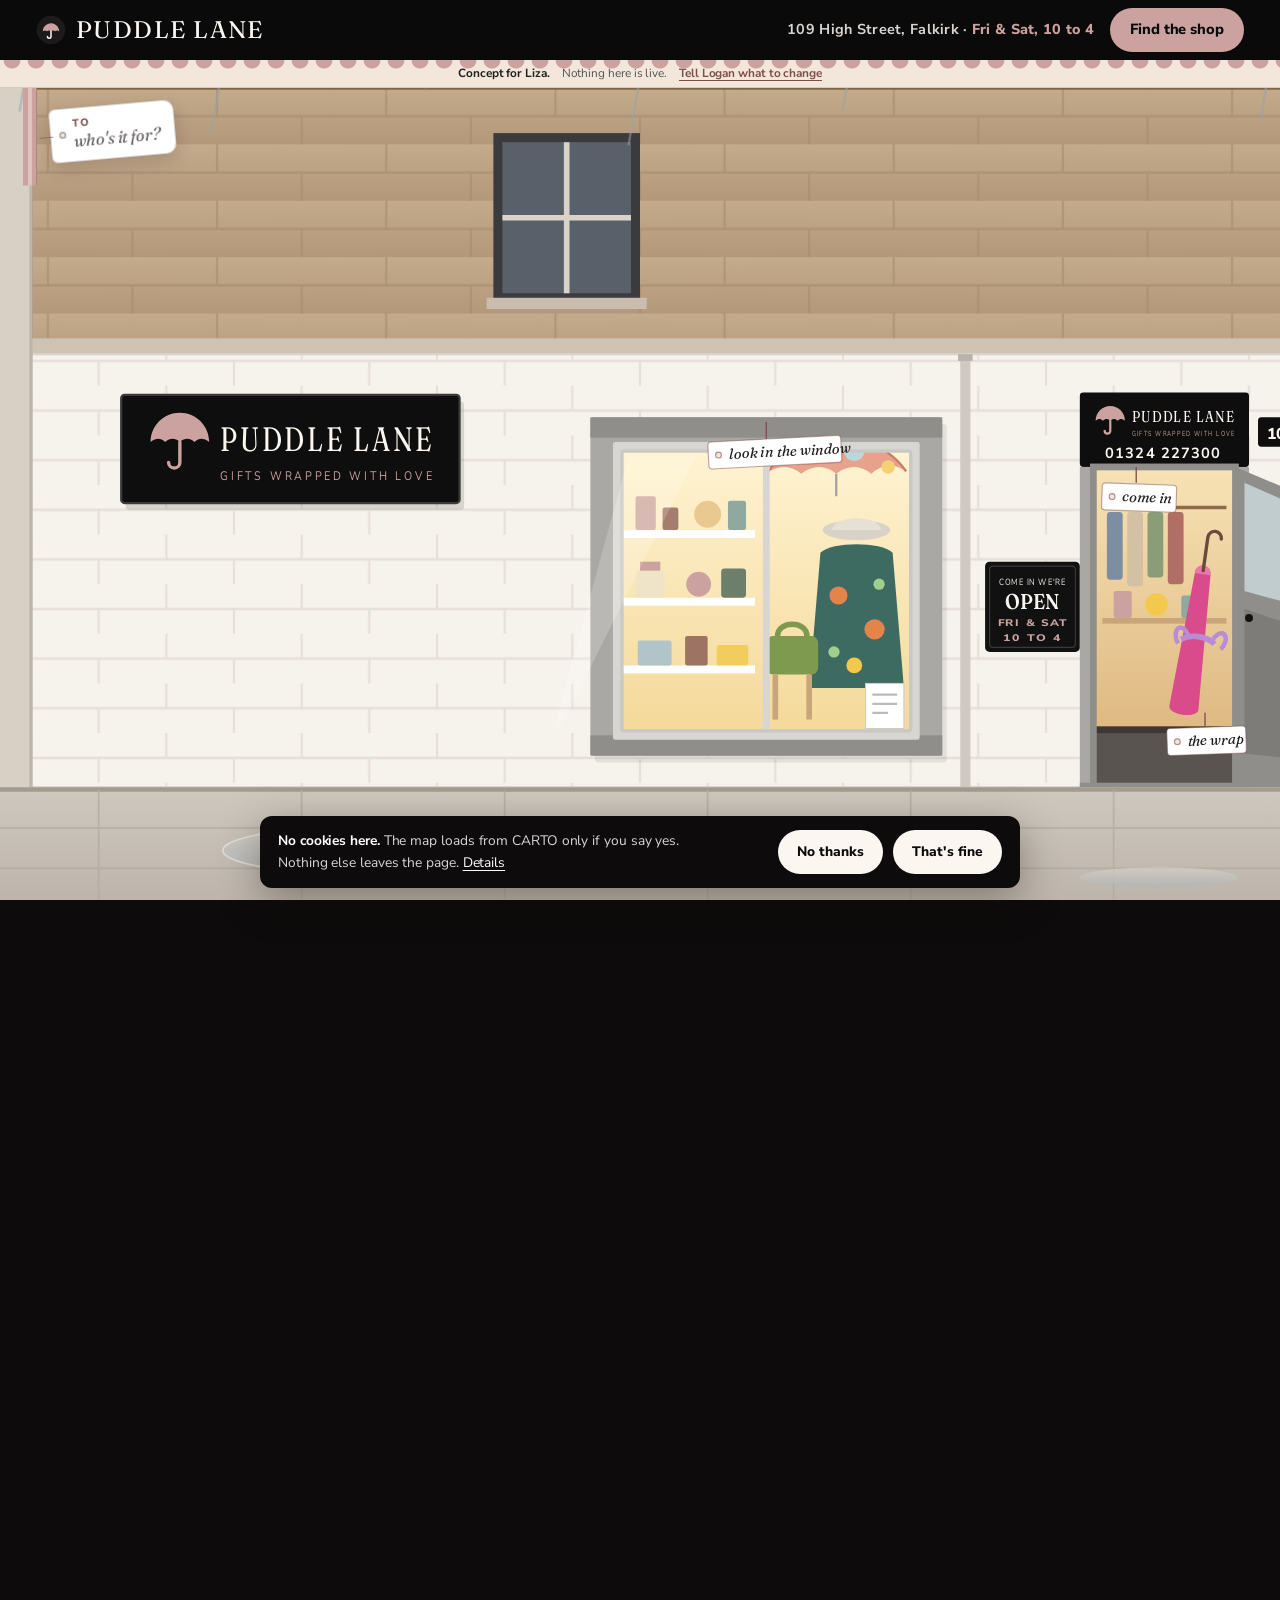
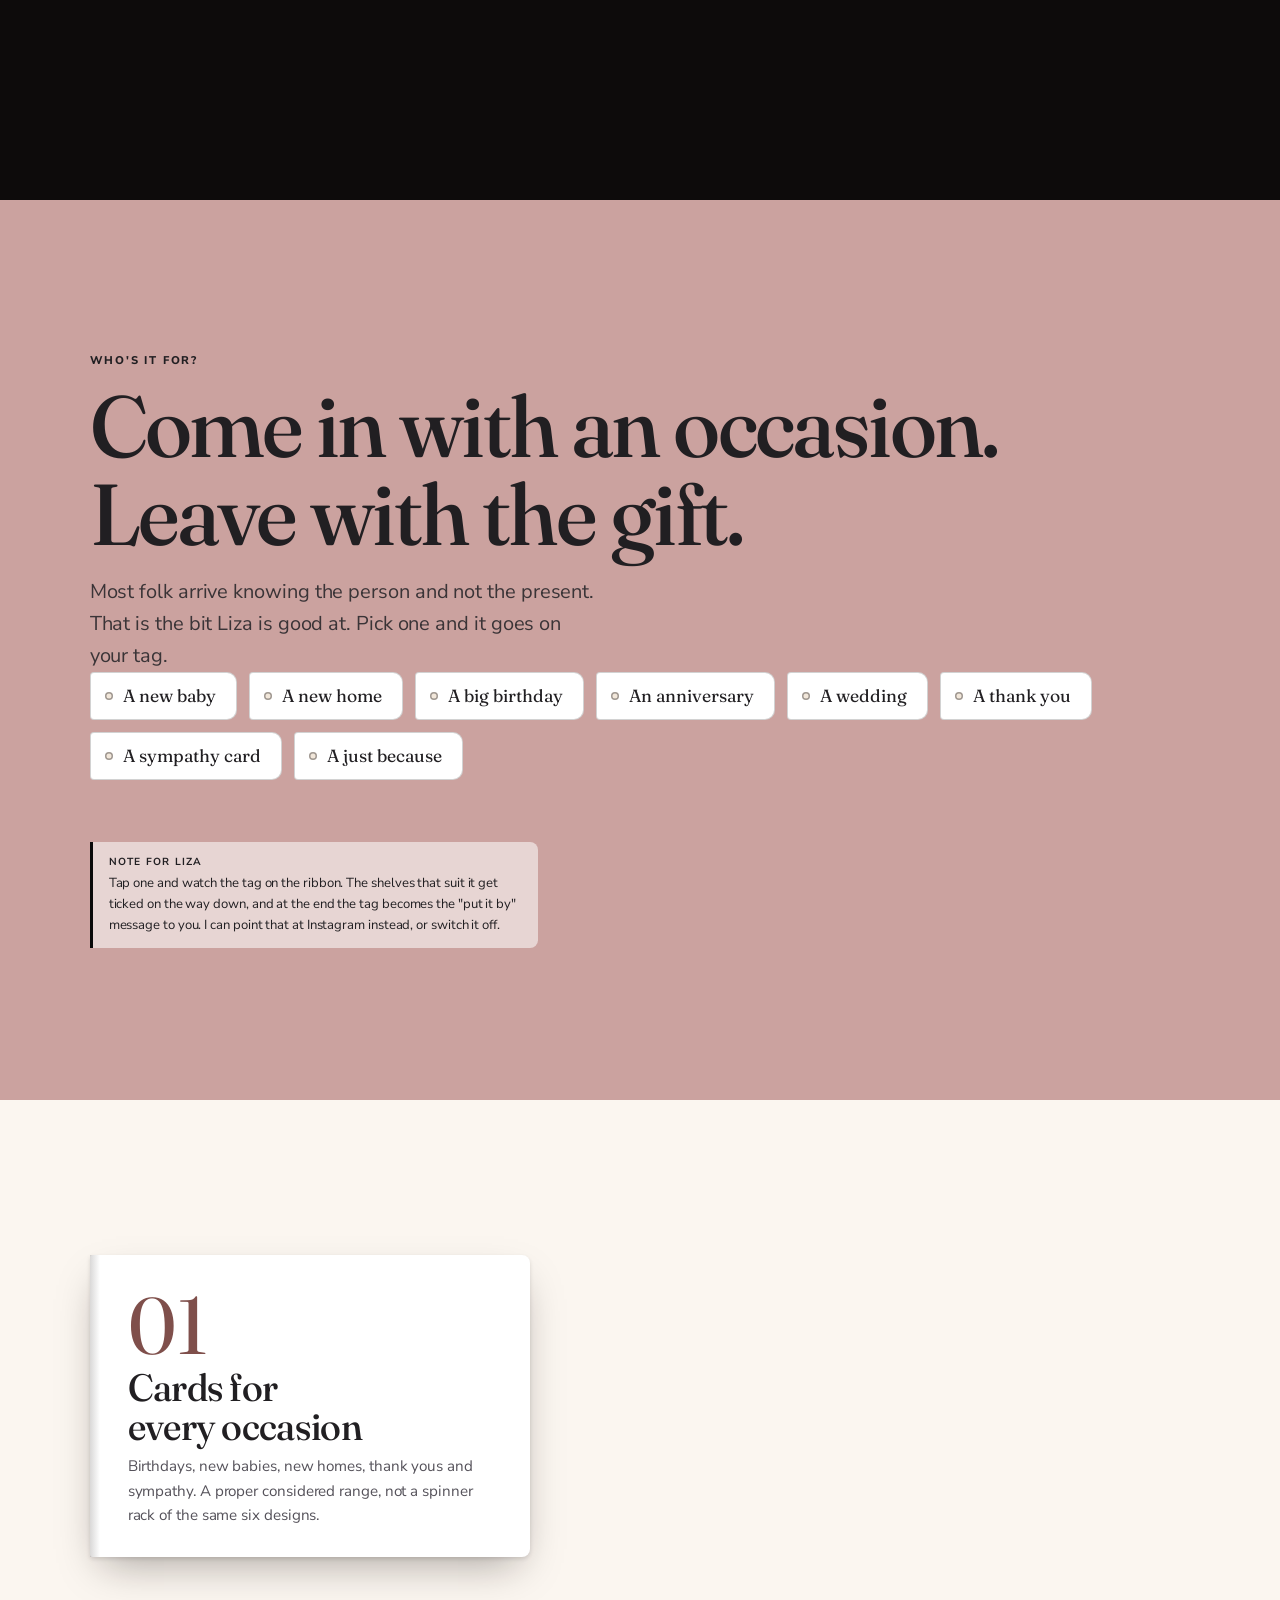
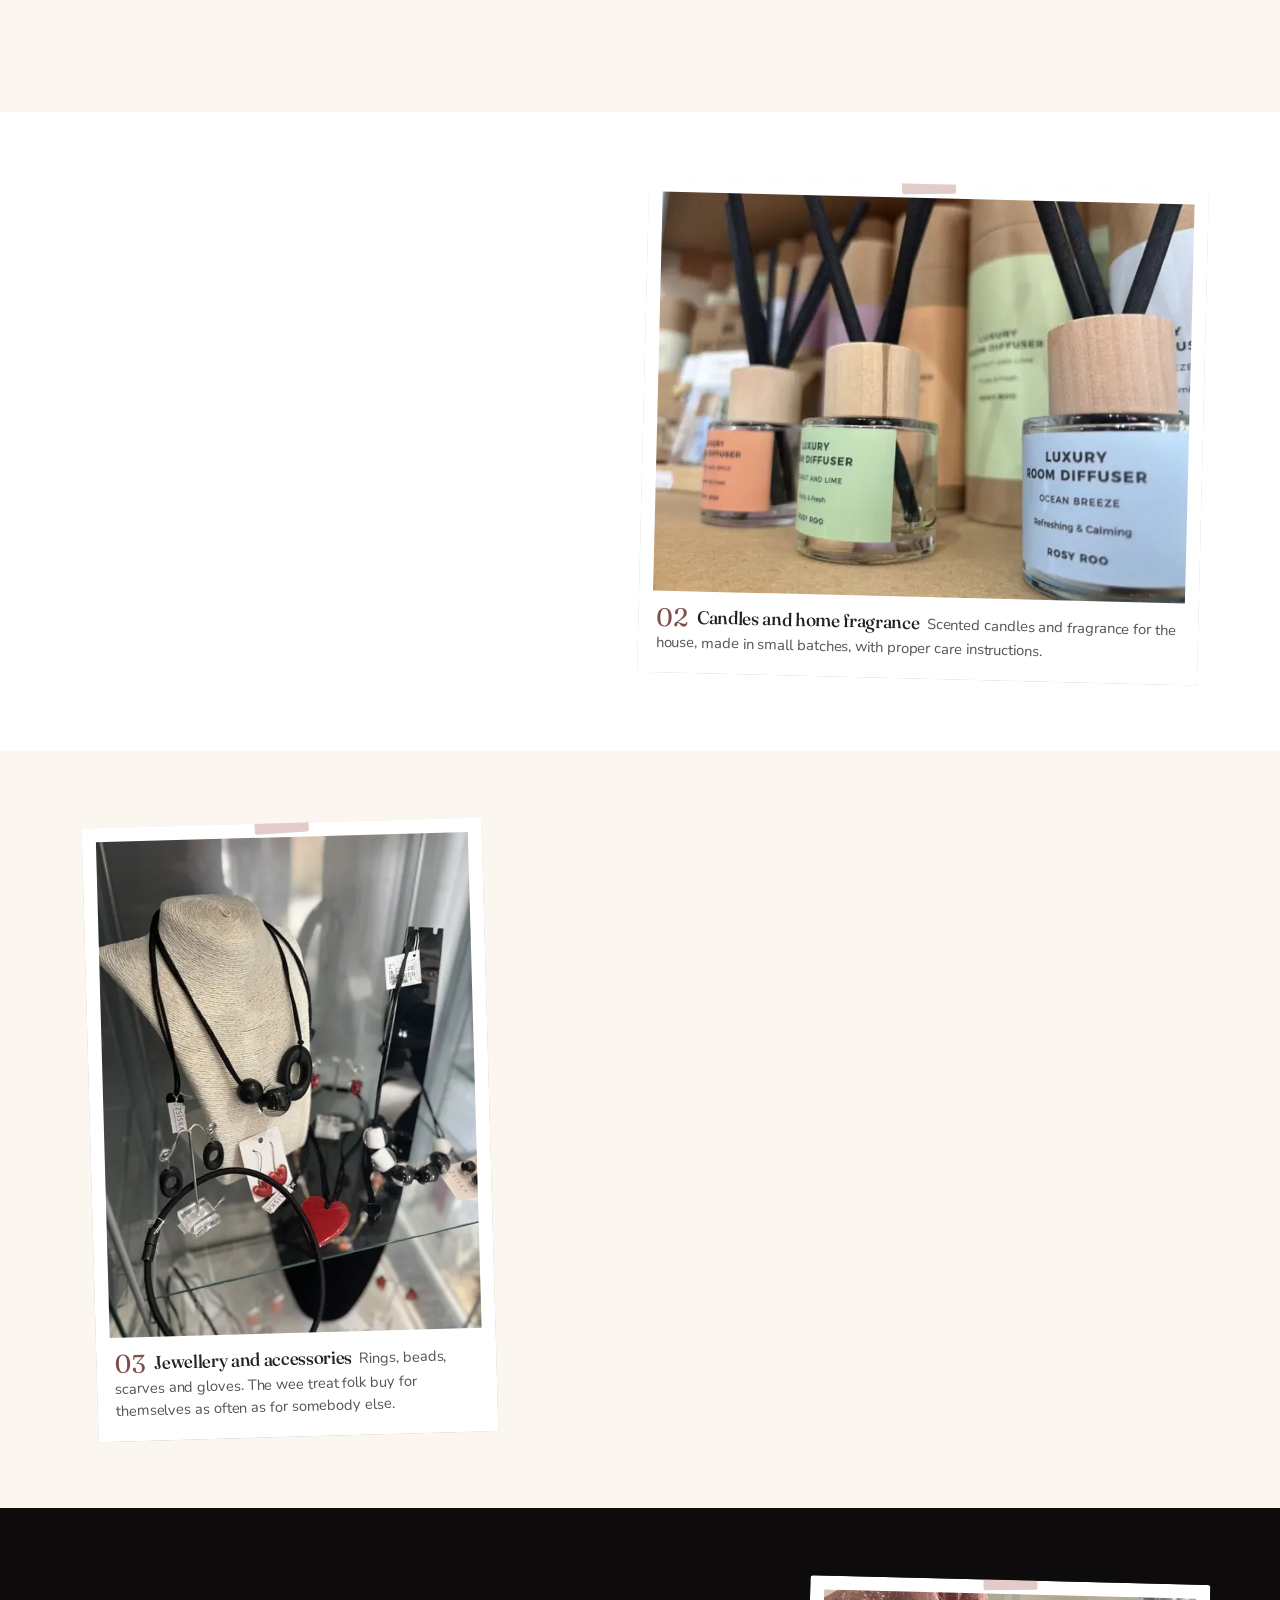
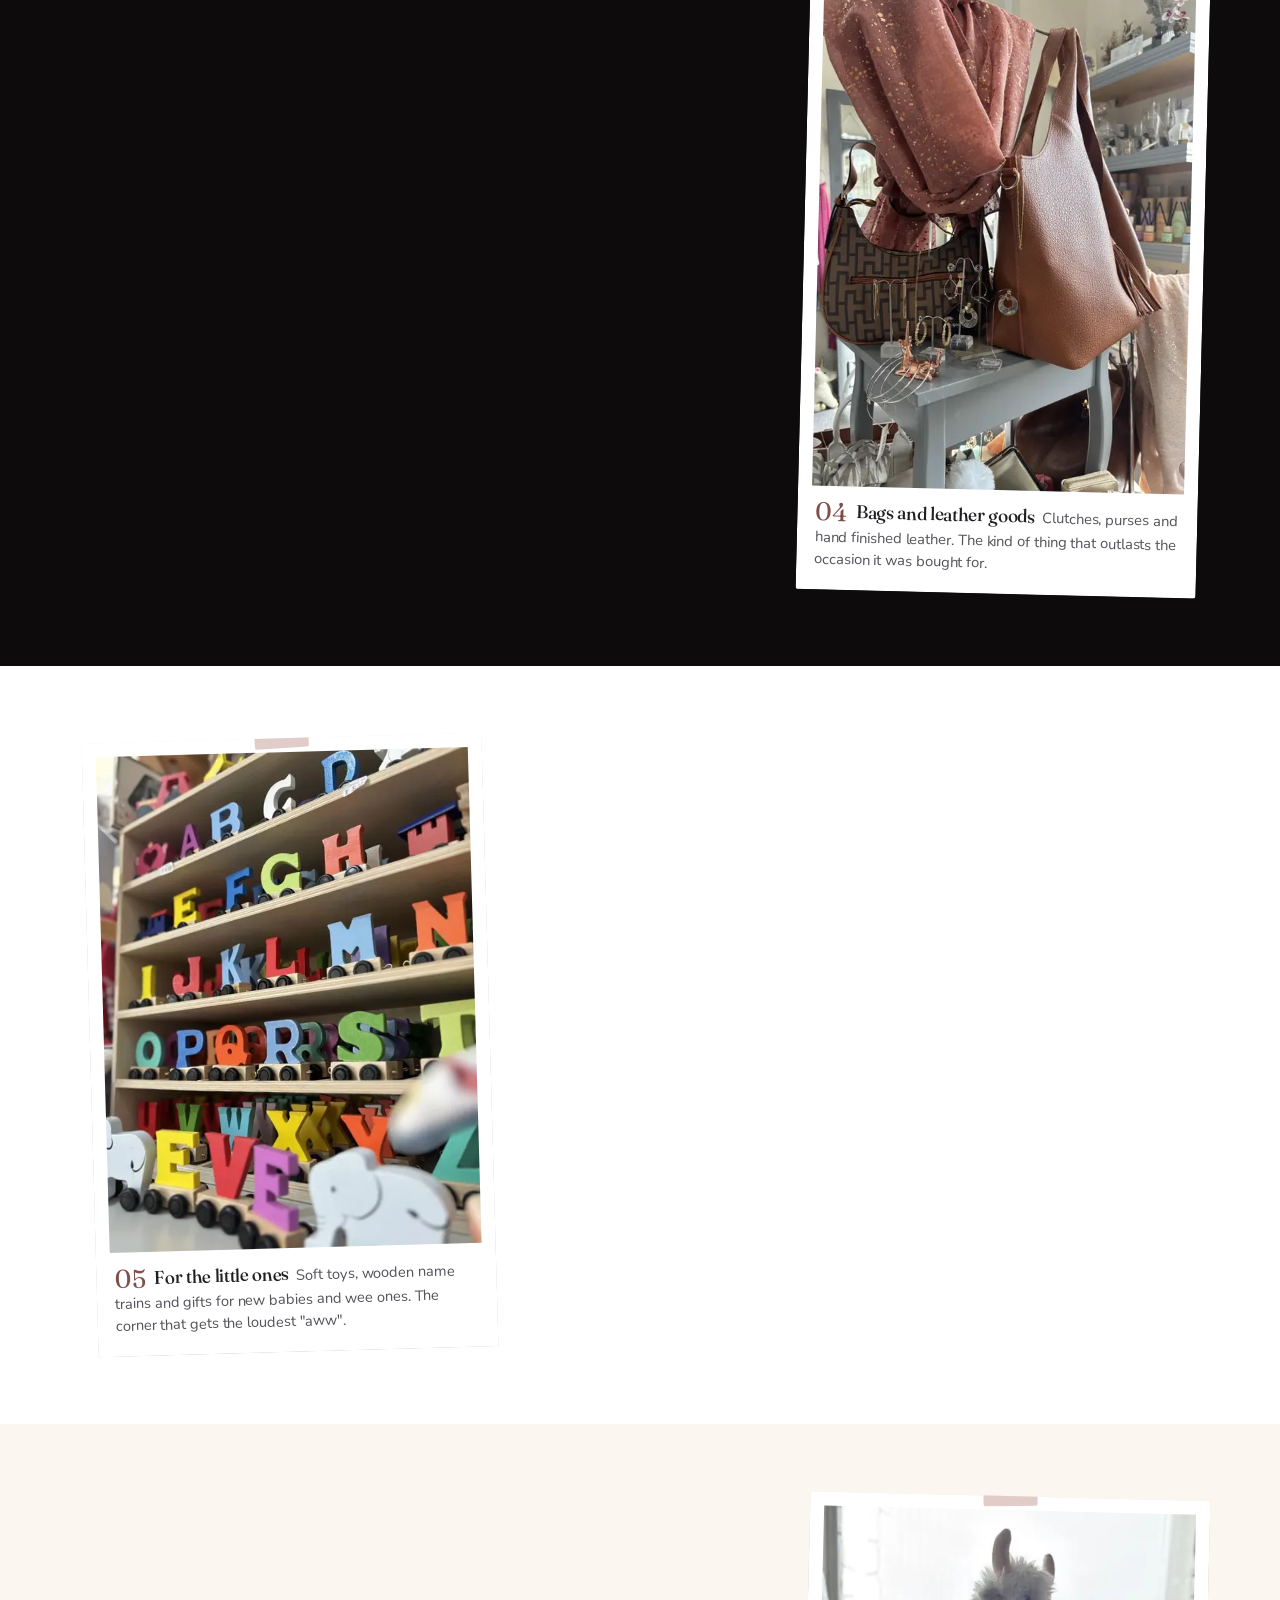
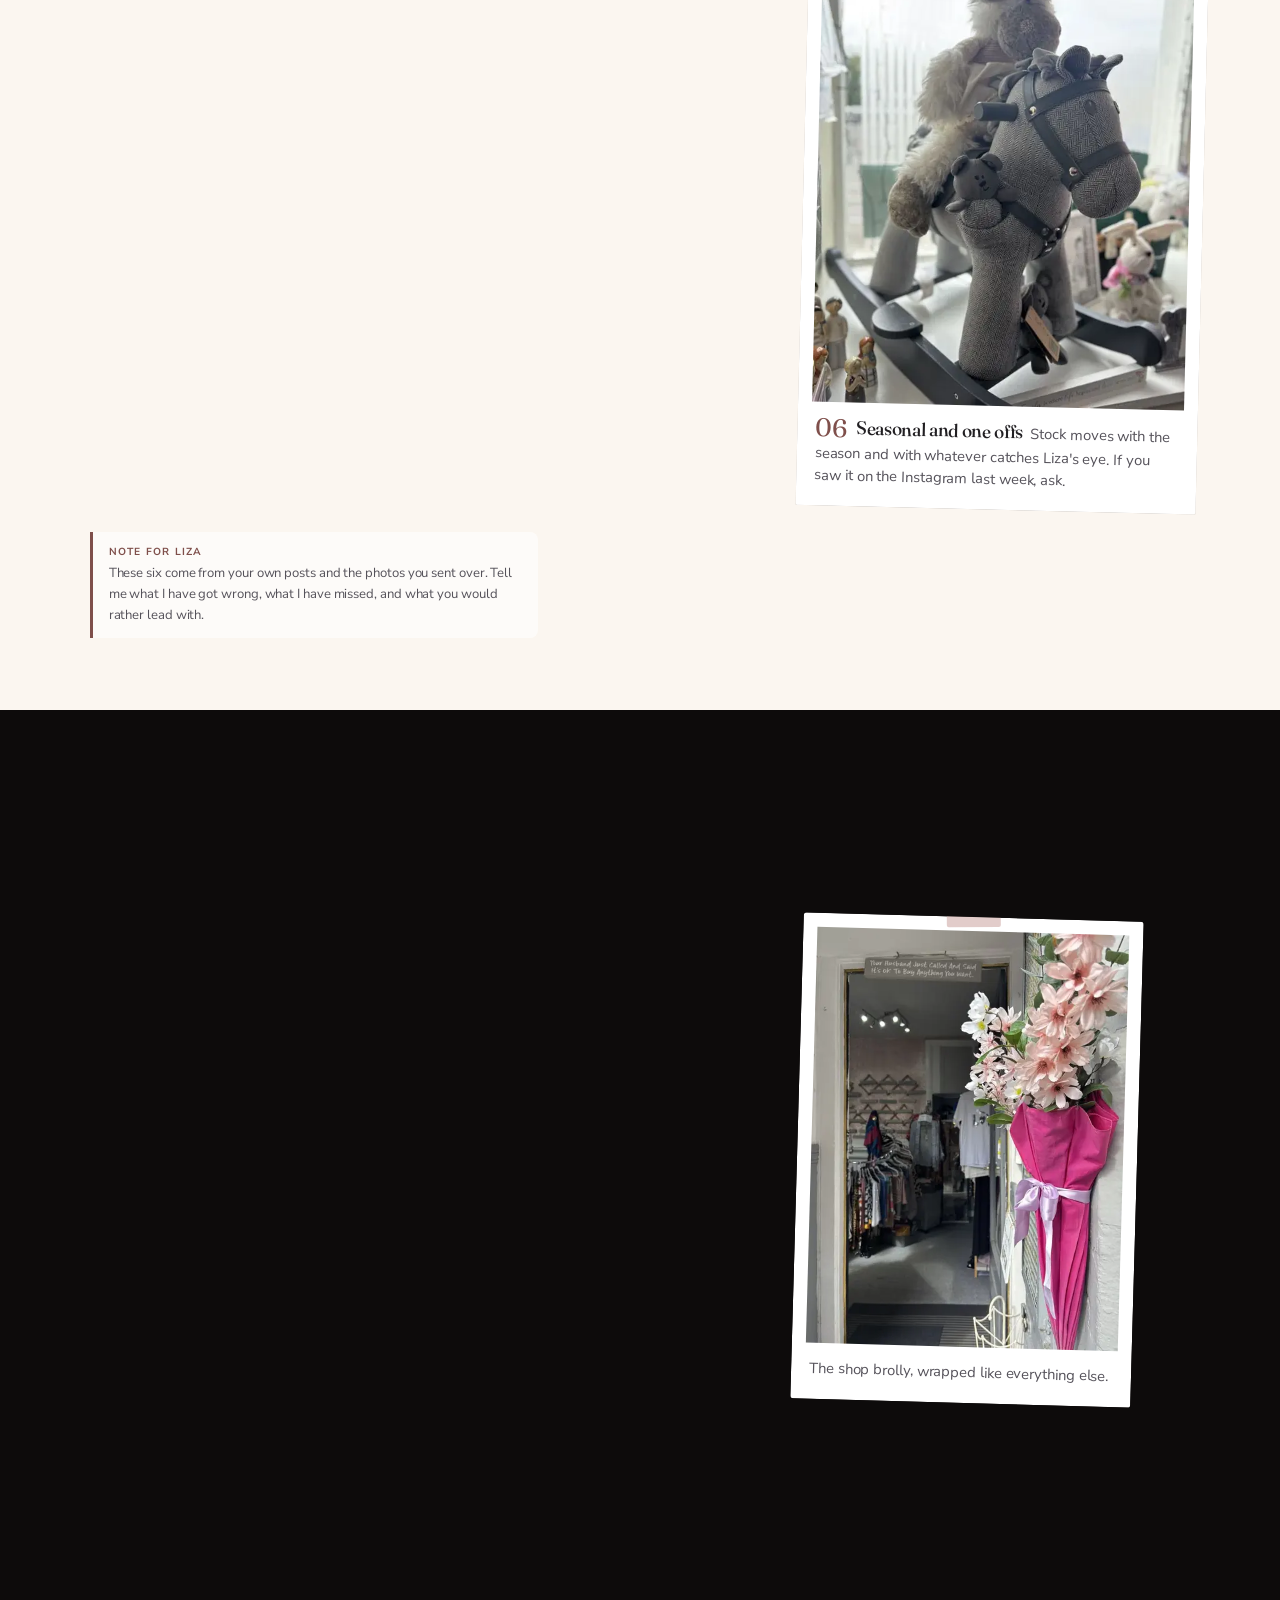
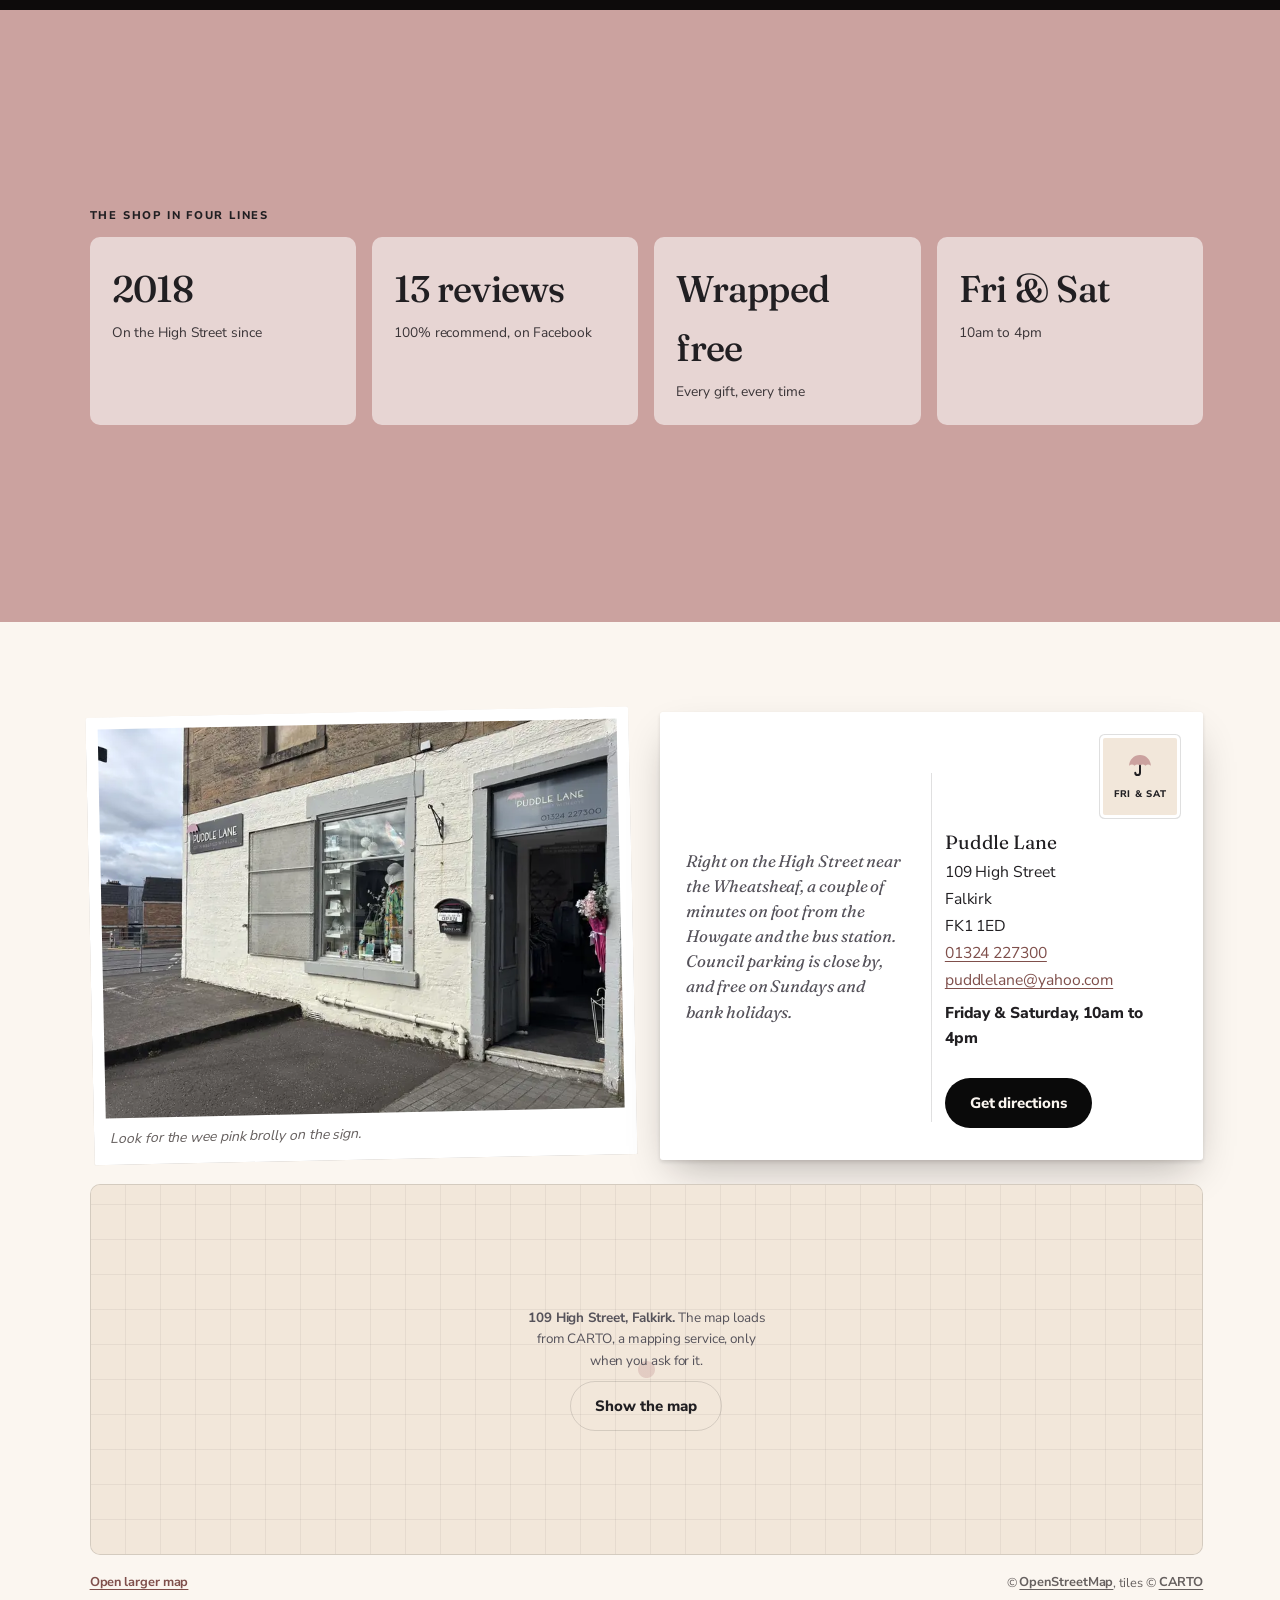
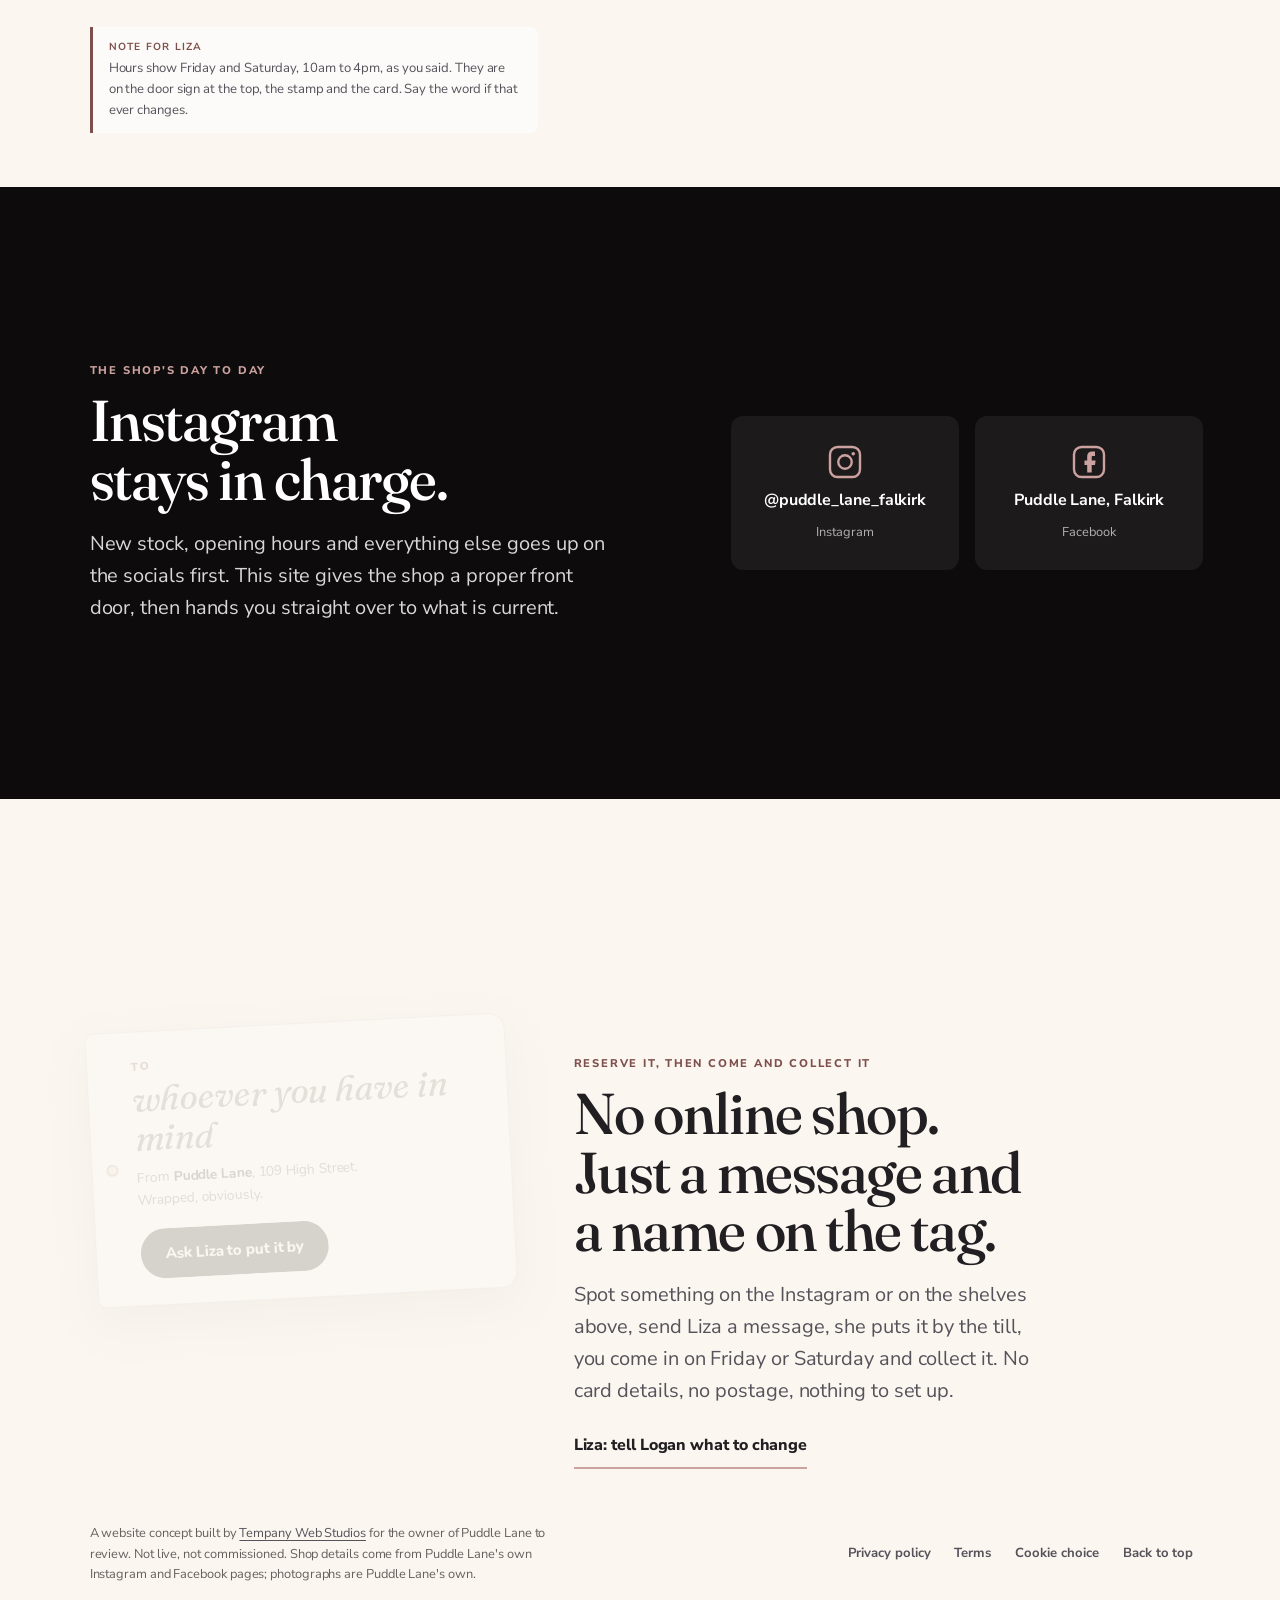
<file: index.html>
<!DOCTYPE html>
<html lang="en-GB">
<head>
<meta charset="UTF-8">
<meta name="viewport" content="width=device-width, initial-scale=1">
<title>Puddle Lane | Independent gift shop, 109 High Street, Falkirk</title>
<meta name="description" content="Cards, candles, jewellery and gifts for every occasion, wrapped free at the counter. Friday and Saturday, 10am to 4pm, under the wee brolly on Falkirk High Street.">
<!-- Concept stage: kept out of search until Liza says go. Remove this line at launch, and flip robots.txt. -->
<meta name="robots" content="noindex, nofollow">
<link rel="canonical" href="https://puddle-lane-review.pages.dev/">
<meta name="theme-color" content="#0a0a0a">
<meta name="tws-storage-prefix" content="pl">

<!-- Link previews: what shows when the address is shared on Facebook, Instagram, WhatsApp or by text. -->
<meta property="og:type" content="website">
<meta property="og:site_name" content="Puddle Lane">
<meta property="og:title" content="Puddle Lane | Gifts wrapped with love, Falkirk High Street">
<meta property="og:description" content="Independent gift boutique at 109 High Street, Falkirk. Cards, candles, jewellery and gifts, every one wrapped before it leaves the counter. Friday and Saturday, 10am to 4pm.">
<meta property="og:image" content="https://puddle-lane-review.pages.dev/share-image.png">
<meta property="og:image:width" content="1200">
<meta property="og:image:height" content="630">
<meta property="og:image:alt" content="The Puddle Lane logo: a pink umbrella over the words Puddle Lane, gifts wrapped with love">
<meta property="og:url" content="https://puddle-lane-review.pages.dev/">
<meta property="og:locale" content="en_GB">
<meta name="twitter:card" content="summary_large_image">
<meta name="twitter:title" content="Puddle Lane | Gifts wrapped with love, Falkirk High Street">
<meta name="twitter:description" content="Independent gift boutique at 109 High Street, Falkirk. Friday and Saturday, 10am to 4pm.">
<meta name="twitter:image" content="https://puddle-lane-review.pages.dev/share-image.png">
<link rel="icon" href="favicon.svg" type="image/svg+xml">

<link rel="preload" as="font" type="font/woff2" href="assets/fonts/fraunces-400-latin.woff2" crossorigin>
<link rel="preload" as="font" type="font/woff2" href="assets/fonts/nunito-sans-400-latin.woff2" crossorigin>
<link rel="stylesheet" href="assets/fonts.css">
<link rel="stylesheet" href="scrollcraft.css">
<link rel="stylesheet" href="style.css">
<noscript><style>[data-sc-in],[data-sc-stagger]>*,[data-sc-cue]{opacity:1!important;transform:none!important}[data-sc-reveal]{clip-path:none!important}.tag,.ribbon{display:none}</style></noscript>

<script type="application/ld+json">
{
  "@context": "https://schema.org",
  "@type": "Store",
  "name": "Puddle Lane",
  "description": "Independent gift boutique in Falkirk. Cards, candles, jewellery and gifts for every occasion, wrapped free.",
  "url": "https://puddle-lane-review.pages.dev/",
  "image": "https://puddle-lane-review.pages.dev/images/shop/shopfront-1200.jpg",
  "telephone": "+441324227300",
  "email": "puddlelane@yahoo.com",
  "address": { "@type": "PostalAddress", "streetAddress": "109 High Street", "addressLocality": "Falkirk", "postalCode": "FK1 1ED", "addressCountry": "GB" },
  "geo": { "@type": "GeoCoordinates", "latitude": 55.999059, "longitude": -3.784378 },
  "openingHoursSpecification": [ { "@type": "OpeningHoursSpecification", "dayOfWeek": ["Friday", "Saturday"], "opens": "10:00", "closes": "16:00" } ],
  "sameAs": ["https://www.instagram.com/puddle_lane_falkirk/", "https://www.facebook.com/puddlelanegifts/"]
}
</script>
</head>
<body>

<a class="skip" href="#top">Skip to content</a>

<!-- Chrome: the awning -->
<header class="awning" data-chrome>
  <a class="awning__brand" href="#top" aria-label="Puddle Lane, back to the top">
    <svg viewBox="0 0 44 44" aria-hidden="true"><circle cx="22" cy="22" r="21" fill="#1c1a1a"/><path d="M10 24c0-6.6 5.4-12 12-12s12 5.4 12 12c-2.4-1.8-4-1.8-6 0-2-1.8-4-1.8-6 0-2-1.8-4-1.8-6 0-2-1.8-3.6-1.8-6 0z" fill="#cba29f"/><path d="M22 24v7.5a2.6 2.6 0 0 1-5.2 0" fill="none" stroke="#fbf6f0" stroke-width="2.2" stroke-linecap="round"/></svg>
    Puddle Lane
  </a>
  <p class="awning__hours tabular">109 High Street, Falkirk &middot; <b>Fri &amp; Sat, 10 to 4</b></p>
  <a class="awning__cta" href="#visit">Find the shop</a>
</header>
<div class="strip" role="note"><strong>Concept for Liza.</strong> <span class="strip__more">Nothing here is live.</span> <a href="#close"><span class="strip__more">Tell Logan what to change</span><span class="strip__less">What to change?</span></a></div>

<!-- The ribbon: draws down the left edge as you scroll. Decorative; the tag carries the meaning. -->
<svg class="ribbon" aria-hidden="true" focusable="false">
  <line class="ribbon__base" id="ribbon-base" x1="0" y1="0" x2="0" y2="0" stroke-width="14"/>
  <line class="ribbon__sheen" id="ribbon-sheen" x1="0" y1="0" x2="0" y2="0" stroke-width="4"/>
  <line class="ribbon__edge" id="ribbon-edge" x1="0" y1="0" x2="0" y2="0" stroke-width="1"/>
</svg>
<div class="tag" id="tag" aria-live="polite" data-landing>
  <span class="tag__to">To</span>
  <span class="tag__who" id="tag-who"></span>
</div>

<main id="top">

  <!-- 01 The shopfront. A scene, not a hero: the shop's own signs carry the name, the hours
       and the phone number, and the tags hanging on it are the way in. -->
  <section class="cut cut--shop" data-sc-act="flow" aria-label="The shop">
    <h1 class="visually-hidden">Puddle Lane, independent gift shop, 109 High Street, Falkirk</h1>
    <svg id="shop-art" class="shop-art" data-landing viewBox="0 0 1200 720" preserveAspectRatio="xMidYMid slice" xmlns="http://www.w3.org/2000/svg" aria-labelledby="shopT">
  <title id="shopT">A drawing of the Puddle Lane shopfront on Falkirk High Street: a white-painted ground floor under sandstone, a black sign with a pink umbrella, a lit window full of gifts, and the door standing open with a wrapped pink brolly in it</title>
  <defs>
    <linearGradient id="sky" x1="0" y1="0" x2="0" y2="1"><stop offset="0" stop-color="#e6ded2"/><stop offset="1" stop-color="#efe8de"/></linearGradient>
    <linearGradient id="glow" x1="0" y1="0" x2="0" y2="1"><stop offset="0" stop-color="#fff3d2"/><stop offset="1" stop-color="#f4d99a"/></linearGradient>
    <linearGradient id="doorglow" x1="0" y1="0" x2="0" y2="1"><stop offset="0" stop-color="#f7e2b4"/><stop offset="1" stop-color="#d9b077"/></linearGradient>
    <linearGradient id="stone" x1="0" y1="0" x2="0" y2="1"><stop offset="0" stop-color="#c4ab8c"/><stop offset="1" stop-color="#b3987a"/></linearGradient>
    <linearGradient id="pave" x1="0" y1="0" x2="0" y2="1"><stop offset="0" stop-color="#cfc8bf"/><stop offset="1" stop-color="#bdb5ab"/></linearGradient>
    <linearGradient id="puddle" x1="0" y1="0" x2="0" y2="1"><stop offset="0" stop-color="#d7d0c8"/><stop offset="1" stop-color="#aeb5b8"/></linearGradient>
    <linearGradient id="ribbonG" x1="0" y1="0" x2="1" y2="0"><stop offset="0" stop-color="#b98c89"/><stop offset=".5" stop-color="#e2bfbc"/><stop offset="1" stop-color="#b98c89"/></linearGradient>
    <pattern id="blocks" width="120" height="44" patternUnits="userSpaceOnUse">
      <rect width="120" height="44" fill="#f6f2ec"/>
      <path d="M0 22h120M60 0v22M0 22v22M120 22v22" stroke="#e6e0d8" stroke-width="2"/>
    </pattern>
    <pattern id="sandstone" width="150" height="50" patternUnits="userSpaceOnUse">
      <rect width="150" height="50" fill="url(#stone)"/>
      <path d="M0 25h150M75 0v25M0 25v25M150 25v25" stroke="#a48a6c" stroke-width="2" opacity=".6"/>
    </pattern>
    <clipPath id="winClip"><rect x="584" y="322" width="256" height="248" rx="2"/></clipPath>
    <clipPath id="doorClip"><rect x="1002" y="330" width="126" height="290"/></clipPath>
  </defs>

  <!-- sky and rain -->
  <rect width="1200" height="720" fill="url(#sky)"/>

  <!-- upper storey: sandstone -->
  <rect x="60" y="0" width="1140" height="230" fill="url(#sandstone)"/>
  <rect x="60" y="0" width="1140" height="230" fill="none" stroke="#7d6446" stroke-width="3"/>
  <!-- upstairs window -->
  <rect x="470" y="40" width="130" height="150" fill="#3b3a3d"/>
  <rect x="478" y="48" width="114" height="134" fill="#5a606a"/>
  <path d="M535 48v134M478 115h114" stroke="#d9d3ca" stroke-width="5"/>
  <rect x="464" y="186" width="142" height="10" fill="#c8bdae"/>
  <!-- string course -->
  <rect x="60" y="222" width="1140" height="14" fill="#cfc4b4"/>

  <!-- ground floor: white painted block wall -->
  <rect x="60" y="236" width="1140" height="384" fill="url(#blocks)"/>
  <rect x="60" y="236" width="1140" height="384" fill="none" stroke="#d9d2c8" stroke-width="2"/>
  <!-- left edge of building -->
  <rect x="0" y="0" width="60" height="620" fill="#d8d0c5"/>
  <path d="M60 0v620" stroke="#bfb6aa" stroke-width="3"/>

  <a href="#facts" class="hot" aria-label="Puddle Lane, gifts wrapped with love: the shop in four lines">
    <rect class="hot__ring" x="132" y="264" width="318" height="114" rx="6"/>
  <rect x="144" y="278" width="300" height="96" rx="3" fill="#000" opacity=".12"/>
  <!-- fascia sign (black, rose brolly) -->
  <rect x="140" y="272" width="300" height="96" rx="3" fill="#0f0e0e"/>
  <rect x="140" y="272" width="300" height="96" rx="3" fill="none" stroke="#3a3a3a" stroke-width="2"/>
  <g transform="translate(166 288)">
    <path d="M0 26c0-14.4 11.6-26 26-26s26 11.6 26 26c-5.2-3.9-8.7-3.9-13 0-4.3-3.9-8.7-3.9-13 0-4.3-3.9-8.7-3.9-13 0-4.3-3.9-7.8-3.9-13 0z" fill="#cba29f"/>
    <path d="M26 26v18a5 5 0 0 1-10 0" fill="none" stroke="#cba29f" stroke-width="3" stroke-linecap="round"/>
  </g>
  <text x="228" y="322" font-family="Fraunces, Georgia, serif" font-size="30" letter-spacing="3" fill="#fbf6f0" textLength="190" lengthAdjust="spacingAndGlyphs">PUDDLE LANE</text>
  <text x="228" y="348" font-family="Nunito Sans, Arial, sans-serif" font-size="11" letter-spacing="3" fill="#cba29f" textLength="190" lengthAdjust="spacingAndGlyphs">GIFTS WRAPPED WITH LOVE</text>

  </a>
  <a href="#window" class="hot" aria-label="Look in the window: what is in the shop this week">
    <rect class="hot__ring" x="548" y="284" width="328" height="316" rx="6"/>
  <rect x="560" y="298" width="312" height="300" rx="3" fill="#000" opacity=".08"/>
  <!-- window: grey stone surround, frame, glass -->
  <rect x="556" y="292" width="312" height="300" rx="3" fill="#a9a8a4"/>
  <rect x="556" y="292" width="312" height="18" fill="#8f8e8a"/>
  <rect x="556" y="574" width="312" height="18" fill="#8f8e8a"/>
  <rect x="576" y="314" width="272" height="264" rx="2" fill="#d7d6d2"/>
  <rect x="584" y="322" width="256" height="248" rx="2" fill="url(#glow)"/>
  <g clip-path="url(#winClip)">
    <!-- shelves -->
    <rect x="584" y="392" width="118" height="7" fill="#ffffff"/>
    <rect x="584" y="452" width="118" height="7" fill="#ffffff"/>
    <rect x="584" y="512" width="118" height="7" fill="#ffffff"/>
    <!-- items, left shelves -->
    <rect x="596" y="362" width="18" height="30" rx="2" fill="#cba29f" opacity=".9"/>
    <rect x="620" y="372" width="14" height="20" rx="2" fill="#7f4f4b" opacity=".7"/>
    <circle cx="660" cy="378" r="12" fill="#e9c98f"/>
    <rect x="678" y="366" width="16" height="26" rx="2" fill="#8fa8a0"/>
    <rect x="596" y="428" width="26" height="24" rx="2" fill="#f0e4c8"/><rect x="600" y="420" width="18" height="8" fill="#cba29f"/>
    <circle cx="652" cy="440" r="11" fill="#cba29f"/>
    <rect x="672" y="426" width="22" height="26" rx="3" fill="#6b7f6a"/>
    <rect x="598" y="490" width="30" height="22" rx="2" fill="#b0c4c9"/>
    <rect x="640" y="486" width="20" height="26" rx="2" fill="#7f4f4b" opacity=".75"/>
    <rect x="668" y="494" width="28" height="18" rx="2" fill="#f2c94c" opacity=".8"/>
    <!-- right half: the open brolly and the mannequin -->
    <path d="M712 342c26-38 96-44 124-2-10-8-22-6-31 2-9-8-21-8-31 0-9-8-21-8-31 0-9-8-21-8-31 0z" fill="#e8a28b"/>
    <path d="M712 342c26-38 96-44 124-2" fill="none" stroke="#c97d63" stroke-width="2"/>
    <circle cx="736" cy="328" r="7" fill="#f5c3b3"/><circle cx="790" cy="322" r="9" fill="#b9d7dc"/><circle cx="820" cy="336" r="6" fill="#f4d271"/>
    <path d="M774 342v20" stroke="#a6a09a" stroke-width="2"/>
    <!-- hat and floral kimono on a stand -->
    <ellipse cx="792" cy="392" rx="30" ry="9" fill="#d9d2c6"/>
    <path d="M770 392c2-14 42-14 44 0" fill="#e6e0d5"/>
    <path d="M760 412c10-10 54-10 64 0l10 120h-84z" fill="#3d6b62"/>
    <circle cx="776" cy="450" r="8" fill="#e4844a"/><circle cx="808" cy="480" r="9" fill="#e4844a"/><circle cx="790" cy="512" r="7" fill="#f2c94c"/><circle cx="772" cy="500" r="5" fill="#9ed08b"/><circle cx="812" cy="440" r="5" fill="#9ed08b"/>
    <!-- green handbag on a stool -->
    <rect x="712" y="486" width="46" height="34" rx="6" fill="#7e9a4e"/>
    <path d="M722 486c0-14 26-14 26 0" fill="none" stroke="#7e9a4e" stroke-width="5"/>
    <path d="M720 520v40M750 520v40" stroke="#c9a67a" stroke-width="5"/>
    <!-- opening-times card in the corner -->
    <rect x="800" y="528" width="34" height="40" fill="#fff" stroke="#ccc"/>
    <path d="M806 538h22M806 546h22M806 554h14" stroke="#bbb" stroke-width="2"/>
  </g>
  <path d="M712 322v248" stroke="#d7d6d2" stroke-width="6"/>
  <rect x="584" y="322" width="256" height="248" rx="2" fill="none" stroke="#c9c8c4" stroke-width="3"/>
  <!-- glass sheen -->
  <path d="M590 326l60 0-120 240h-6z" fill="#fff" opacity=".18"/>
    <g class="hot__tag" transform="translate(712 296)">
      <line x1="0" y1="0" x2="0" y2="18" stroke="#7f4f4b" stroke-width="1.2"/>
      <g transform="translate(-52 18) rotate(-3)">
        <rect x="0" y="0" width="118" height="24" rx="3" fill="#fff" stroke="#7f4f4b" stroke-opacity=".5"/>
        <circle cx="9" cy="12" r="2.6" fill="#f2e7da" stroke="#7f4f4b" stroke-opacity=".6"/>
        <text x="18" y="16" font-family="Fraunces, Georgia, serif" font-style="italic" font-size="13" fill="#211f22">look in the window</text>
      </g>
    </g>
  </a>

  <!-- wall bracket with OPEN sign -->
  <a href="#visit" class="hot" aria-label="Open Friday and Saturday, 10am to 4pm. Find the shop">
    <rect class="hot__ring" x="898" y="414" width="100" height="94" rx="6"/>
    <rect x="906" y="420" width="84" height="80" rx="4" fill="#111"/>
    <rect x="910" y="424" width="76" height="72" rx="3" fill="none" stroke="#3a3a3a"/>
    <text x="948" y="441" text-anchor="middle" font-family="Nunito Sans, Arial, sans-serif" font-size="8" letter-spacing="1" fill="#fbf6f0" textLength="60" lengthAdjust="spacingAndGlyphs">COME IN WE'RE</text>
    <text x="948" y="462" text-anchor="middle" font-family="Fraunces, Georgia, serif" font-size="19" font-weight="600" fill="#fbf6f0" textLength="48" lengthAdjust="spacingAndGlyphs">OPEN</text>
    <text x="948" y="477" text-anchor="middle" font-family="Nunito Sans, Arial, sans-serif" font-size="8.5" font-weight="800" letter-spacing="1" fill="#cba29f" textLength="62" lengthAdjust="spacingAndGlyphs">FRI &amp; SAT</text>
    <text x="948" y="490" text-anchor="middle" font-family="Nunito Sans, Arial, sans-serif" font-size="8.5" font-weight="800" letter-spacing="1" fill="#cba29f" textLength="52" lengthAdjust="spacingAndGlyphs">10 TO 4</text>
  </a>

  <!-- downpipe -->
  <rect x="884" y="236" width="9" height="384" fill="#cfc9c1"/>
  <rect x="882" y="236" width="13" height="6" fill="#b9b3ab"/>

  <a href="#occasions" class="hot" aria-label="Come in: who is the gift for?">
    <rect class="hot__ring" x="982" y="262" width="204" height="368" rx="6"/>
  <!-- door: fascia, frame, open leaf, interior -->
  <rect x="990" y="270" width="150" height="66" rx="3" fill="#0f0e0e"/>
  <g transform="translate(1004 282)">
    <path d="M0 13c0-7.2 5.8-13 13-13s13 5.8 13 13c-2.6-2-4.3-2-6.5 0-2.2-2-4.3-2-6.5 0-2.2-2-4.3-2-6.5 0-2.2-2-3.9-2-6.5 0z" fill="#cba29f"/>
    <path d="M13 13v9a2.5 2.5 0 0 1-5 0" fill="none" stroke="#cba29f" stroke-width="2" stroke-linecap="round"/>
  </g>
  <text x="1036" y="296" font-family="Fraunces, Georgia, serif" font-size="14" letter-spacing="1.5" fill="#fbf6f0" textLength="92" lengthAdjust="spacingAndGlyphs">PUDDLE LANE</text>
  <text x="1036" y="309" font-family="Nunito Sans, Arial, sans-serif" font-size="6.5" letter-spacing="1.5" fill="#cba29f" textLength="92" lengthAdjust="spacingAndGlyphs">GIFTS WRAPPED WITH LOVE</text>
  <text x="1064" y="328" text-anchor="middle" font-family="Nunito Sans, Arial, sans-serif" font-size="13" font-weight="700" letter-spacing="1" fill="#fbf6f0">01324 227300</text>
  <!-- 109 plaque -->
  <rect x="1148" y="292" width="40" height="26" rx="3" fill="#0f0e0e"/>
  <text x="1168" y="311" text-anchor="middle" font-family="Nunito Sans, Arial, sans-serif" font-size="14" font-weight="800" fill="#fbf6f0">109</text>
  <!-- door surround -->
  <rect x="990" y="336" width="150" height="284" fill="#a9a8a4"/>
  <rect x="1002" y="336" width="126" height="284" fill="url(#doorglow)"/>
  <g clip-path="url(#doorClip)">
    <!-- interior: rails of clothes, a shelf -->
    <path d="M1010 372h110" stroke="#8c6a4a" stroke-width="3"/>
    <rect x="1014" y="376" width="14" height="60" rx="3" fill="#7d8ea3"/><rect x="1032" y="376" width="14" height="66" rx="3" fill="#d4c0a3"/><rect x="1050" y="376" width="14" height="58" rx="3" fill="#8b9d78"/><rect x="1068" y="376" width="14" height="64" rx="3" fill="#b06e66"/>
    <rect x="1010" y="470" width="110" height="5" fill="#c9a67a"/>
    <rect x="1020" y="446" width="16" height="24" rx="2" fill="#cba29f"/><circle cx="1058" cy="458" r="10" fill="#f2c94c"/><rect x="1080" y="450" width="22" height="20" rx="2" fill="#8fa8a0"/>
    <rect x="1002" y="570" width="126" height="50" fill="#5a5450"/>
    <rect x="1002" y="566" width="126" height="6" fill="#3d3835"/>
    <!-- the wrapped brolly standing in the doorway -->
    <g transform="translate(1092 430) rotate(8)">
      <path d="M0 0c0-10 14-10 14 0l6 120c0 8-26 8-26 0z" fill="#d94b8a"/>
      <path d="M0 0c0-10 14-10 14 0" fill="#e77aa8"/>
      <path d="M-4 60c8-6 22-6 30 0" stroke="#b98cd6" stroke-width="5" fill="none"/>
      <path d="M2 56c-8-14-16-2-8 8M24 56c8-14 16-2 8 8" stroke="#b98cd6" stroke-width="4" fill="none"/>
      <path d="M7 -3v-30a6 6 0 0 1 12 0" fill="none" stroke="#6a4a3a" stroke-width="3" stroke-linecap="round"/>
    </g>
  </g>
  <!-- door leaf, open outwards to the right -->
  <path d="M1128 336l52 22v262l-52-0z" fill="#8f8e8a"/>
  <path d="M1136 350l36 16v90l-36-10z" fill="#c6d3d6" opacity=".9"/>
  <path d="M1136 462l36 12v120l-36-4z" fill="#7d7c78"/>
  <circle cx="1140" cy="470" r="3.5" fill="#111"/>
  <rect x="1002" y="336" width="126" height="284" fill="none" stroke="#8f8e8a" stroke-width="6"/>

    <g class="hot__tag" transform="translate(1040 336)">
      <line x1="0" y1="0" x2="0" y2="14" stroke="#7f4f4b" stroke-width="1.2"/>
      <g transform="translate(-30 14) rotate(2)">
        <rect x="0" y="0" width="66" height="24" rx="3" fill="#fff" stroke="#7f4f4b" stroke-opacity=".5"/>
        <circle cx="9" cy="12" r="2.6" fill="#f2e7da" stroke="#7f4f4b" stroke-opacity=".6"/>
        <text x="18" y="16" font-family="Fraunces, Georgia, serif" font-style="italic" font-size="13" fill="#211f22">come in</text>
      </g>
    </g>
  </a>
  <a href="#wrap" class="hot" aria-label="The wrap: every gift wrapped free">
    <rect class="hot__ring" x="1074" y="392" width="54" height="170" rx="6"/>
    <rect x="1078" y="396" width="46" height="160" fill="transparent"/>
    <g class="hot__tag" transform="translate(1101 560)">
      <line x1="0" y1="-6" x2="0" y2="8" stroke="#7f4f4b" stroke-width="1.2"/>
      <g transform="translate(-34 8) rotate(-2)">
        <rect x="0" y="0" width="70" height="24" rx="3" fill="#fff" stroke="#7f4f4b" stroke-opacity=".5"/>
        <circle cx="9" cy="12" r="2.6" fill="#f2e7da" stroke="#7f4f4b" stroke-opacity=".6"/>
        <text x="18" y="16" font-family="Fraunces, Georgia, serif" font-style="italic" font-size="13" fill="#211f22">the wrap</text>
      </g>
    </g>
  </a>
  <!-- step and pavement -->
  <rect x="990" y="616" width="150" height="10" fill="#8f8e8a"/>
  <rect x="0" y="620" width="1200" height="100" fill="url(#pave)"/>
  <path d="M0 622h1200" stroke="#a39b90" stroke-width="4"/>
  <g stroke="#b3aca2" stroke-width="1.5" opacity=".8">
    <path d="M0 656h1200M0 692h1200"/>
    <path d="M120 622v98M300 622v98M480 622v98M660 622v98M840 622v98M1020 622v98"/>
  </g>
  <!-- puddle with the sign reflected -->
  <ellipse cx="430" cy="676" rx="200" ry="26" fill="url(#puddle)" opacity=".85"/>
  <rect x="300" y="666" width="260" height="18" rx="2" fill="#0f0e0e" opacity=".16"/>
  <text x="330" y="680" font-family="Fraunces, Georgia, serif" font-size="14" letter-spacing="3" fill="#fbf6f0" opacity=".5" textLength="200" lengthAdjust="spacingAndGlyphs" transform="scale(1 -1) translate(0 -1360)">PUDDLE LANE</text>
  <ellipse cx="430" cy="676" rx="200" ry="26" fill="none" stroke="#fff" stroke-width="1.4" opacity=".45"/>
  <ellipse cx="430" cy="676" rx="140" ry="18" fill="none" stroke="#fff" stroke-width="1.2" opacity=".3"/>
  <ellipse cx="430" cy="676" rx="80" ry="10" fill="none" stroke="#fff" stroke-width="1" opacity=".22"/>
  <!-- small puddle by the door -->
  <ellipse cx="1060" cy="700" rx="70" ry="9" fill="url(#puddle)" opacity=".7"/>
  <g class="rain" aria-hidden="true">
    <line x1="60" y1="-40" x2="50" y2="20"/><line x1="140" y1="-100" x2="130" y2="-40"/><line x1="230" y1="-20" x2="220" y2="40"/>
    <line x1="330" y1="-130" x2="320" y2="-70"/><line x1="420" y1="-60" x2="410" y2="0"/><line x1="510" y1="-150" x2="500" y2="-90"/>
    <line x1="600" y1="-10" x2="590" y2="50"/><line x1="700" y1="-90" x2="690" y2="-30"/><line x1="790" y1="-40" x2="780" y2="20"/>
    <line x1="880" y1="-120" x2="870" y2="-60"/><line x1="980" y1="-70" x2="970" y2="-10"/><line x1="1080" y1="-140" x2="1070" y2="-80"/>
    <line x1="1160" y1="-30" x2="1150" y2="30"/><line x1="40" y1="-180" x2="30" y2="-120"/><line x1="660" y1="-170" x2="650" y2="-110"/>
    <line x1="260" y1="-200" x2="250" y2="-140"/><line x1="560" y1="-210" x2="550" y2="-150"/><line x1="930" y1="-190" x2="920" y2="-130"/>
  </g>
</svg>
  </section>

  <!-- 02 Through the window: one print, pinned to a dark wall -->
  <section class="cut cut--dark" data-sc-act="flow" id="window">
    <div class="cut__inner">
      <figure class="print print--window" data-sc-reveal="iris" data-sc-reveal-at="0.04 0.34">
        <picture>
          <source type="image/webp" srcset="images/shop/window-630.webp 630w, images/shop/window-840.webp 840w, images/shop/window-1050.webp 1050w" sizes="(min-width: 900px) 460px, 90vw">
          <img src="images/shop/window-840.jpg" srcset="images/shop/window-630.jpg 630w, images/shop/window-840.jpg 840w, images/shop/window-1050.jpg 1050w" sizes="(min-width: 900px) 460px, 90vw" width="1050" height="1400" alt="Puddle Lane's shop window: white shelves of candles, cards and gifts, a floral kimono and straw hat on a stand, a green handbag, and a bright patterned umbrella hung open above them" loading="lazy" decoding="async">
        </picture>
        <figcaption><span class="print__title">The window, this week.</span> It changes every week and what is in it is usually gone by the next. <a href="https://www.instagram.com/puddle_lane_falkirk/" target="_blank" rel="noopener noreferrer">@puddle_lane_falkirk</a> is the honest way to see what is in right now.</figcaption>
      </figure>
    </div>
  </section>

  <!-- 03 Who's it for? Rose owns this cut. The pick goes on the tag. -->
  <section class="cut cut--rose" data-sc-act="flow" id="occasions">
    <div class="cut__inner stack" data-sc-in data-sc-stagger="50">
      <p class="label">Who's it for?</p>
      <h2 class="t-xl">Come in with an occasion. Leave with the gift.</h2>
      <p class="lede">Most folk arrive knowing the person and not the present. That is the bit Liza is good at. Pick one and it goes on your tag.</p>
      <ul class="occasions" role="group" aria-label="Pick an occasion">
        <li><button type="button" class="occasion" data-occasion="baby" aria-pressed="false">A new baby</button></li>
        <li><button type="button" class="occasion" data-occasion="home" aria-pressed="false">A new home</button></li>
        <li><button type="button" class="occasion" data-occasion="birthday" aria-pressed="false">A big birthday</button></li>
        <li><button type="button" class="occasion" data-occasion="anniversary" aria-pressed="false">An anniversary</button></li>
        <li><button type="button" class="occasion" data-occasion="wedding" aria-pressed="false">A wedding</button></li>
        <li><button type="button" class="occasion" data-occasion="thanks" aria-pressed="false">A thank you</button></li>
        <li><button type="button" class="occasion" data-occasion="sympathy" aria-pressed="false">A sympathy card</button></li>
        <li><button type="button" class="occasion" data-occasion="because" aria-pressed="false">A just because</button></li>
      </ul>
      <p class="pick-note" id="pick-note" aria-live="polite"></p>
      <aside class="note"><b>Note for Liza</b>Tap one and watch the tag on the ribbon. The shelves that suit it get ticked on the way down, and at the end the tag becomes the "put it by" message to you. I can point that at Instagram instead, or switch it off.</aside>
    </div>
  </section>

  <!-- 04 to 09 The shelves: six prints, one per cut, pinned to the wall at slightly different angles -->
  <section class="cut cut--short shelf" data-sc-act="flow" data-shelf="cards" id="shop">
    <div class="cut__inner">
      <div class="card card--l" data-sc-in data-sc-stagger="60">
        <p class="shelf__num" aria-hidden="true">01</p>
        <h2 class="t-md">Cards for every occasion</h2>
        <p>Birthdays, new babies, new homes, thank yous and sympathy. A proper considered range, not a spinner rack of the same six designs.</p>
        <span class="shelf__for" hidden></span>
      </div>
    </div>
  </section>

  <section class="cut cut--short cut--paper shelf" data-sc-act="flow" data-shelf="candles">
    <div class="cut__inner">
      <figure class="print print--r print--land" data-sc-reveal="left" data-sc-reveal-at="0.04 0.3">
        <picture>
          <source type="image/webp" srcset="images/shop/diffusers-600.webp 600w, images/shop/diffusers-1000.webp 1000w" sizes="(min-width: 900px) 560px, 88vw">
          <img src="images/shop/diffusers-600.jpg" srcset="images/shop/diffusers-600.jpg 600w, images/shop/diffusers-1000.jpg 1000w" sizes="(min-width: 900px) 560px, 88vw" width="1000" height="750" alt="Luxury room diffusers on display in the shop" loading="lazy" decoding="async">
        </picture>
        <figcaption><span class="shelf__num" aria-hidden="true">02</span><h2 class="t-md">Candles and home fragrance</h2><p>Scented candles and fragrance for the house, made in small batches, with proper care instructions.</p><span class="shelf__for" hidden></span></figcaption>
      </figure>
    </div>
  </section>

  <section class="cut cut--short shelf" data-sc-act="flow" data-shelf="jewellery">
    <div class="cut__inner">
      <figure class="print print--l" data-sc-reveal="right" data-sc-reveal-at="0.04 0.3">
        <picture>
          <source type="image/webp" srcset="images/shop/jewellery-480.webp 480w, images/shop/jewellery-750.webp 750w" sizes="(min-width: 900px) 400px, 80vw">
          <img src="images/shop/jewellery-480.jpg" srcset="images/shop/jewellery-480.jpg 480w, images/shop/jewellery-750.jpg 750w" sizes="(min-width: 900px) 400px, 80vw" width="750" height="1000" alt="Necklaces and earrings displayed on a jewellery bust in the shop" loading="lazy" decoding="async">
        </picture>
        <figcaption><span class="shelf__num" aria-hidden="true">03</span><h2 class="t-md">Jewellery and accessories</h2><p>Rings, beads, scarves and gloves. The wee treat folk buy for themselves as often as for somebody else.</p><span class="shelf__for" hidden></span></figcaption>
      </figure>
    </div>
  </section>

  <section class="cut cut--short cut--dark shelf" data-sc-act="flow" data-shelf="bags">
    <div class="cut__inner">
      <figure class="print print--r" data-sc-reveal="up" data-sc-reveal-at="0.04 0.3">
        <picture>
          <source type="image/webp" srcset="images/shop/bags-480.webp 480w, images/shop/bags-750.webp 750w" sizes="(min-width: 900px) 400px, 80vw">
          <img src="images/shop/bags-480.jpg" srcset="images/shop/bags-480.jpg 480w, images/shop/bags-750.jpg 750w" sizes="(min-width: 900px) 400px, 80vw" width="750" height="1000" alt="Leather handbags on display in the shop" loading="lazy" decoding="async">
        </picture>
        <figcaption><span class="shelf__num" aria-hidden="true">04</span><h2 class="t-md">Bags and leather goods</h2><p>Clutches, purses and hand finished leather. The kind of thing that outlasts the occasion it was bought for.</p><span class="shelf__for" hidden></span></figcaption>
      </figure>
    </div>
  </section>

  <section class="cut cut--short cut--paper shelf" data-sc-act="flow" data-shelf="little">
    <div class="cut__inner">
      <figure class="print print--l" data-sc-reveal="left" data-sc-reveal-at="0.04 0.3">
        <picture>
          <source type="image/webp" srcset="images/shop/letters-480.webp 480w, images/shop/letters-750.webp 750w" sizes="(min-width: 900px) 400px, 80vw">
          <img src="images/shop/letters-480.jpg" srcset="images/shop/letters-480.jpg 480w, images/shop/letters-750.jpg 750w" sizes="(min-width: 900px) 400px, 80vw" width="750" height="1000" alt="Colourful wooden alphabet train letters on shelves in the shop" loading="lazy" decoding="async">
        </picture>
        <figcaption><span class="shelf__num" aria-hidden="true">05</span><h2 class="t-md">For the little ones</h2><p>Soft toys, wooden name trains and gifts for new babies and wee ones. The corner that gets the loudest "aww".</p><span class="shelf__for" hidden></span></figcaption>
      </figure>
    </div>
  </section>

  <section class="cut cut--short shelf" data-sc-act="flow" data-shelf="seasonal">
    <div class="cut__inner">
      <figure class="print print--r" data-sc-reveal="down" data-sc-reveal-at="0.04 0.3">
        <picture>
          <source type="image/webp" srcset="images/shop/seasonal-480.webp 480w, images/shop/seasonal-750.webp 750w" sizes="(min-width: 900px) 400px, 80vw">
          <img src="images/shop/seasonal-480.jpg" srcset="images/shop/seasonal-480.jpg 480w, images/shop/seasonal-750.jpg 750w" sizes="(min-width: 900px) 400px, 80vw" width="750" height="1000" alt="A grey herringbone rocking horse toy in the shop" loading="lazy" decoding="async">
        </picture>
        <figcaption><span class="shelf__num" aria-hidden="true">06</span><h2 class="t-md">Seasonal and one offs</h2><p>Stock moves with the season and with whatever catches Liza's eye. If you saw it on the Instagram last week, ask.</p><span class="shelf__for" hidden></span></figcaption>
      </figure>
      <aside class="note note--float"><b>Note for Liza</b>These six come from your own posts and the photos you sent over. Tell me what I have got wrong, what I have missed, and what you would rather lead with.</aside>
    </div>
  </section>

  <!-- 10 The wrap -->
  <section class="cut cut--dark" data-sc-act="flow" id="wrap">
    <div class="cut__inner cut__grid">
      <div class="stack">
        <p class="label" data-sc-cue="0.04">The bit people remember</p>
        <h2 class="t-lg" data-sc-kinetic="words" data-sc-cue="0.08 1 0.3 0">"We'll even beautifully wrap them."</h2>
        <p class="lede" data-sc-cue="0.22">That is Liza's own line, and it is why a lot of folk come back. Paper, ribbon and a proper job, done at the counter while you wait. No charge, no upsell, and no apologising for the state of it when you hand it over.</p>
      </div>
      <figure class="print print--wrap" data-sc-reveal="up" data-sc-reveal-at="0.06 0.36">
        <picture>
          <source type="image/webp" srcset="images/shop/brolly-480.webp 480w, images/shop/brolly-750.webp 750w" sizes="(min-width: 900px) 340px, 70vw">
          <img src="images/shop/brolly-480.jpg" srcset="images/shop/brolly-480.jpg 480w, images/shop/brolly-750.jpg 750w" sizes="(min-width: 900px) 340px, 70vw" alt="A bright pink umbrella tied with a lilac ribbon, hanging in the shop doorway" width="750" height="1000" loading="lazy" decoding="async">
        </picture>
        <figcaption>The shop brolly, wrapped like everything else.</figcaption>
      </figure>
    </div>
  </section>

  <!-- 11 The facts. A plain section, so the counter ticks once on entry. -->
  <section class="cut cut--short cut--rose" id="facts" aria-label="About the shop">
    <div class="cut__inner stack" data-sc-in data-sc-stagger="70">
      <p class="label">The shop in four lines</p>
      <ul class="facts">
        <li><b class="tabular">2018</b><span>On the High Street since</span></li>
        <li><b><span data-sc-count="0 13" data-sc-count-ms="1300">0</span> reviews</b><span>100% recommend, on Facebook</span></li>
        <li><b>Wrapped free</b><span>Every gift, every time</span></li>
        <li><b class="tabular">Fri &amp; Sat</b><span>10am to 4pm</span></li>
      </ul>
    </div>
  </section>

  <!-- 12 Find us: a postcard from the shop. Front is the real shopfront, back is the address. -->
  <section class="cut" data-sc-act="flow" id="visit">
    <div class="cut__inner">
      <p class="label" data-sc-cue="0.04">Come and say hello</p>
      <div class="postcard">
        <figure class="postcard__front" data-sc-reveal="right" data-sc-reveal-at="0.04 0.3">
          <picture>
            <source type="image/webp" srcset="images/shop/shopfront-720.webp 720w, images/shop/shopfront-1200.webp 1200w" sizes="(min-width: 900px) 520px, 90vw">
            <img src="images/shop/shopfront-720.jpg" srcset="images/shop/shopfront-720.jpg 720w, images/shop/shopfront-1200.jpg 1200w" sizes="(min-width: 900px) 520px, 90vw" alt="The Puddle Lane shopfront on Falkirk High Street: white walls, grey trim, the Puddle Lane sign with its pink umbrella, and the door standing open" width="1200" height="900" loading="lazy" decoding="async">
          </picture>
          <figcaption>Look for the wee pink brolly on the sign.</figcaption>
        </figure>
        <div class="postcard__back" data-sc-in data-sc-stagger="60">
          <div class="postcard__stamp" aria-hidden="true">
            <svg viewBox="0 0 44 44"><path d="M10 24c0-6.6 5.4-12 12-12s12 5.4 12 12c-2.4-1.8-4-1.8-6 0-2-1.8-4-1.8-6 0-2-1.8-4-1.8-6 0-2-1.8-3.6-1.8-6 0z" fill="#cba29f"/><path d="M22 24v7.5a2.6 2.6 0 0 1-5.2 0" fill="none" stroke="#211f22" stroke-width="2.2" stroke-linecap="round"/></svg>
            <span>Fri &amp; Sat</span>
          </div>
          <p class="postcard__message">Right on the High Street near the Wheatsheaf, a couple of minutes on foot from the Howgate and the bus station. Council parking is close by, and free on Sundays and bank holidays.</p>
          <address class="postcard__address tabular">
            <span class="postcard__name">Puddle Lane</span>
            <span>109 High Street</span>
            <span>Falkirk</span>
            <span>FK1 1ED</span>
            <span><a href="tel:+441324227300">01324 227300</a></span>
            <span><a href="mailto:puddlelane@yahoo.com">puddlelane@yahoo.com</a></span>
            <span class="postcard__hours">Friday &amp; Saturday, 10am to 4pm</span>
          </address>
          <p class="postcard__actions"><a class="button" href="https://www.google.com/maps/search/?api=1&amp;query=109%20High%20Street%2C%20Falkirk%2C%20FK1%201ED" target="_blank" rel="noopener noreferrer">Get directions</a></p>
        </div>
      </div>
      <div class="map-row">
        <div class="map-frame">
          <div id="shop-map" aria-label="Map showing Puddle Lane at 109 High Street, Falkirk"></div>
          <div class="map-placeholder" id="map-placeholder">
            <p><strong>109 High Street, Falkirk.</strong> The map loads from CARTO, a mapping service, only when you ask for it.</p>
            <button type="button" class="button button--ghost" id="map-load">Show the map</button>
          </div>
        </div>
        <div class="map-foot">
          <a href="https://www.google.com/maps/search/?api=1&amp;query=109%20High%20Street%2C%20Falkirk%2C%20FK1%201ED" target="_blank" rel="noopener noreferrer">Open larger map</a>
          <span class="map-attrib">&copy; <a href="https://www.openstreetmap.org/copyright" target="_blank" rel="noopener noreferrer">OpenStreetMap</a>, tiles &copy; <a href="https://carto.com/attributions" target="_blank" rel="noopener noreferrer">CARTO</a></span>
        </div>
        <aside class="note"><b>Note for Liza</b>Hours show Friday and Saturday, 10am to 4pm, as you said. They are on the door sign at the top, the stamp and the card. Say the word if that ever changes.</aside>
      </div>
    </div>
  </section>

  <!-- 13 Instagram stays in charge -->
  <section class="cut cut--short cut--dark" data-sc-act="flow" id="follow">
    <div class="cut__inner cut__grid">
      <div class="stack" data-sc-in data-sc-stagger="50">
        <p class="label">The shop's day to day</p>
        <h2 class="t-lg">Instagram stays in charge.</h2>
        <p class="lede">New stock, opening hours and everything else goes up on the socials first. This site gives the shop a proper front door, then hands you straight over to what is current.</p>
      </div>
      <div class="follow-grid" data-sc-in data-sc-stagger="90">
        <a class="follow-card" href="https://www.instagram.com/puddle_lane_falkirk/" target="_blank" rel="noopener noreferrer">
          <svg viewBox="0 0 24 24" class="follow-icon" aria-hidden="true"><rect x="2" y="2" width="20" height="20" rx="5" class="f-line"/><circle cx="12" cy="12" r="4.5" class="f-line"/><circle cx="17.5" cy="6.5" r="1.2" class="f-dot"/></svg>
          <span class="follow-name">@puddle_lane_falkirk</span>
          <span class="follow-sub">Instagram</span>
        </a>
        <a class="follow-card" href="https://www.facebook.com/puddlelanegifts/" target="_blank" rel="noopener noreferrer">
          <svg viewBox="0 0 24 24" class="follow-icon" aria-hidden="true"><rect x="2" y="2" width="20" height="20" rx="5" class="f-line"/><path d="M14 8h2V5h-2c-2 0-3.2 1.2-3.2 3.2V11H9v3h1.8v5h3v-5H16l.4-3h-2.6V8.6c0-.4.2-.6.6-.6z" class="f-fill"/></svg>
          <span class="follow-name">Puddle Lane, Falkirk</span>
          <span class="follow-sub">Facebook</span>
        </a>
      </div>
    </div>
  </section>

  <!-- 14 The close: the bow ties, the tag is the CTA. -->
  <section class="cut cut--close" id="close" aria-label="Reserve it, then come and collect it">
    <svg class="bow" id="bow" aria-hidden="true" focusable="false" preserveAspectRatio="none">
      <path class="bow__across" id="bow-across" d="M0 0" pathLength="1"/>
      <path class="bow__across-sheen" id="bow-across-sheen" d="M0 0" pathLength="1"/>
      <g id="bow-knot"><g class="bow__knot" id="bow-knot-scale">
        <path class="bow__loop" d="M0 0c-18-30-64-30-64-2 0 22 40 24 64 2z"/>
        <path class="bow__loop" d="M0 0c18-30 64-30 64-2 0 22-40 24-64 2z"/>
        <path class="bow__loop-in" d="M0 0c-12-18-44-18-44-2 0 12 26 14 44 2z"/>
        <path class="bow__loop-in" d="M0 0c12-18 44-18 44-2 0 12-26 14-44 2z"/>
        <path class="bow__tail" d="M-4 6l-22 46 12-4 4 10 16-50z"/>
        <path class="bow__tail" d="M4 6l22 46-12-4-4 10-16-50z"/>
        <circle class="bow__centre" cx="0" cy="0" r="9"/>
      </g></g>
    </svg>
    <div class="close__inner">
      <div class="gift-tag" id="gift-tag">
        <span class="tag__to">To</span>
        <span class="tag__who" id="gift-who"></span>
        <p class="gift-tag__from">From <b>Puddle Lane</b>, 109 High Street. Wrapped, obviously.</p>
        <a class="button reserve-link" id="reserve-link" href="mailto:puddlelane@yahoo.com?subject=Could%20you%20put%20something%20by%20for%20me%3F&amp;body=Hi%20Liza%2C%0A%0AI%27ve%20seen%20something%20I%20like.%20Could%20you%20put%20it%20by%20for%20me%20to%20collect%20on%20Friday%20or%20Saturday%3F%0A%0AThanks%2C">Ask Liza to put it by</a>
      </div>
      <div class="stack close__copy" data-sc-in data-sc-stagger="60">
        <p class="label">Reserve it, then come and collect it</p>
        <h2 class="t-lg">No online shop. Just a message and a name on the tag.</h2>
        <p class="lede">Spot something on the Instagram or on the shelves above, send Liza a message, she puts it by the till, you come in on Friday or Saturday and collect it. No card details, no postage, nothing to set up.</p>
        <p><a class="text-link" href="mailto:logan@tempanywebstudios.co.uk?subject=Puddle%20Lane%20website">Liza: tell Logan what to change</a></p>
      </div>
    </div>
    <div class="close__foot">
      <p>A website concept built by <a href="https://tempanywebstudios.co.uk/" target="_blank" rel="noopener noreferrer">Tempany Web Studios</a> for the owner of Puddle Lane to review. Not live, not commissioned. Shop details come from Puddle Lane's own Instagram and Facebook pages; photographs are Puddle Lane's own.</p>
      <ul class="footer-links">
        <li><a href="privacy">Privacy policy</a></li>
        <li><a href="terms">Terms</a></li>
        <li><button type="button" id="cookie-settings">Cookie choice</button></li>
        <li><a href="#top">Back to top</a></li>
      </ul>
    </div>
  </section>

</main>

<!-- Consent. Honest copy: this page sets no cookies. The only third party is the map,
     which loads after the visitor says yes here or presses "Show the map". If analytics
     is ever added it goes behind the same yes. Nothing is injected on accept today. -->
<div id="consent" class="consent" role="region" aria-label="Cookie choice" hidden>
  <p><strong>No cookies here.</strong> The map loads from CARTO only if you say yes. Nothing else leaves the page. <a href="privacy#cookies">Details</a></p>
  <div class="consent__actions">
    <button type="button" class="button button--light" data-consent="reject">No thanks</button>
    <button type="button" class="button button--light" data-consent="accept">That's fine</button>
  </div>
</div>

<script src="scrollcraft.js"></script>
<script src="script.js"></script>
</body>
</html>
</file>
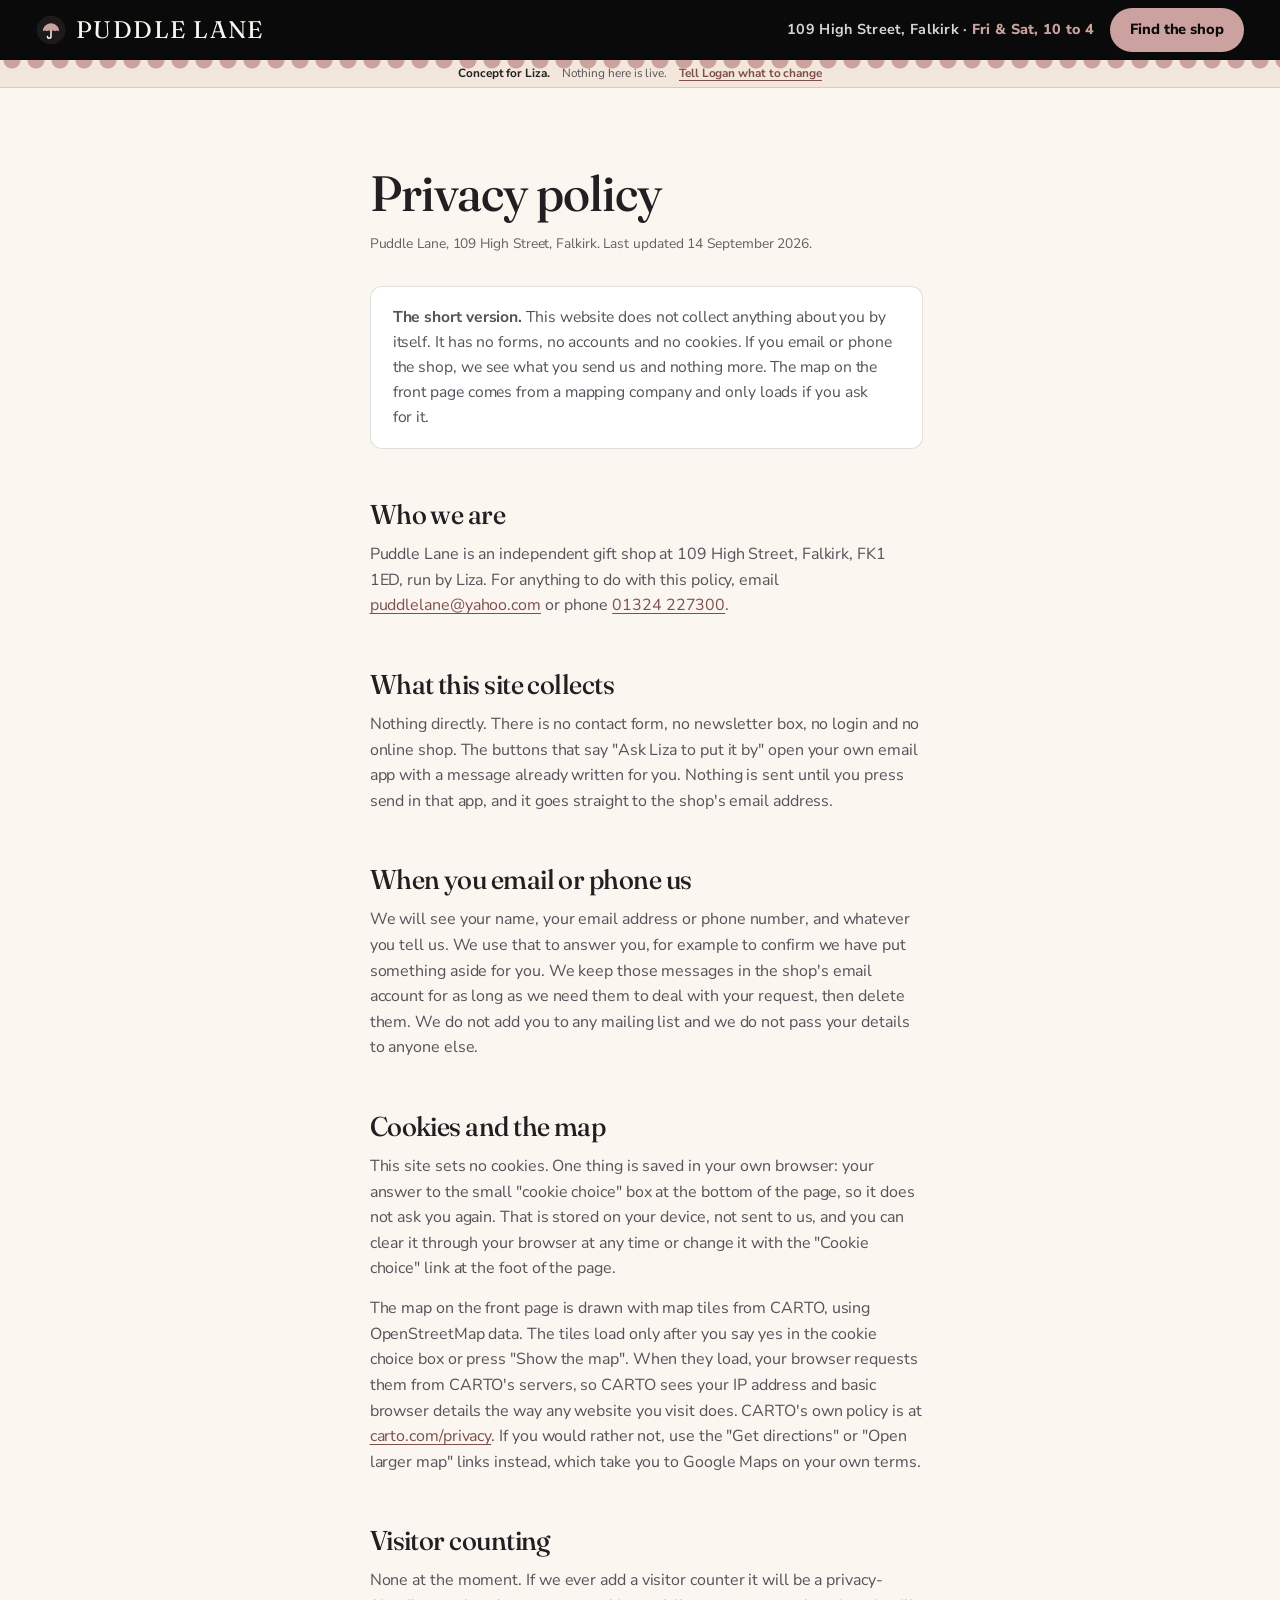
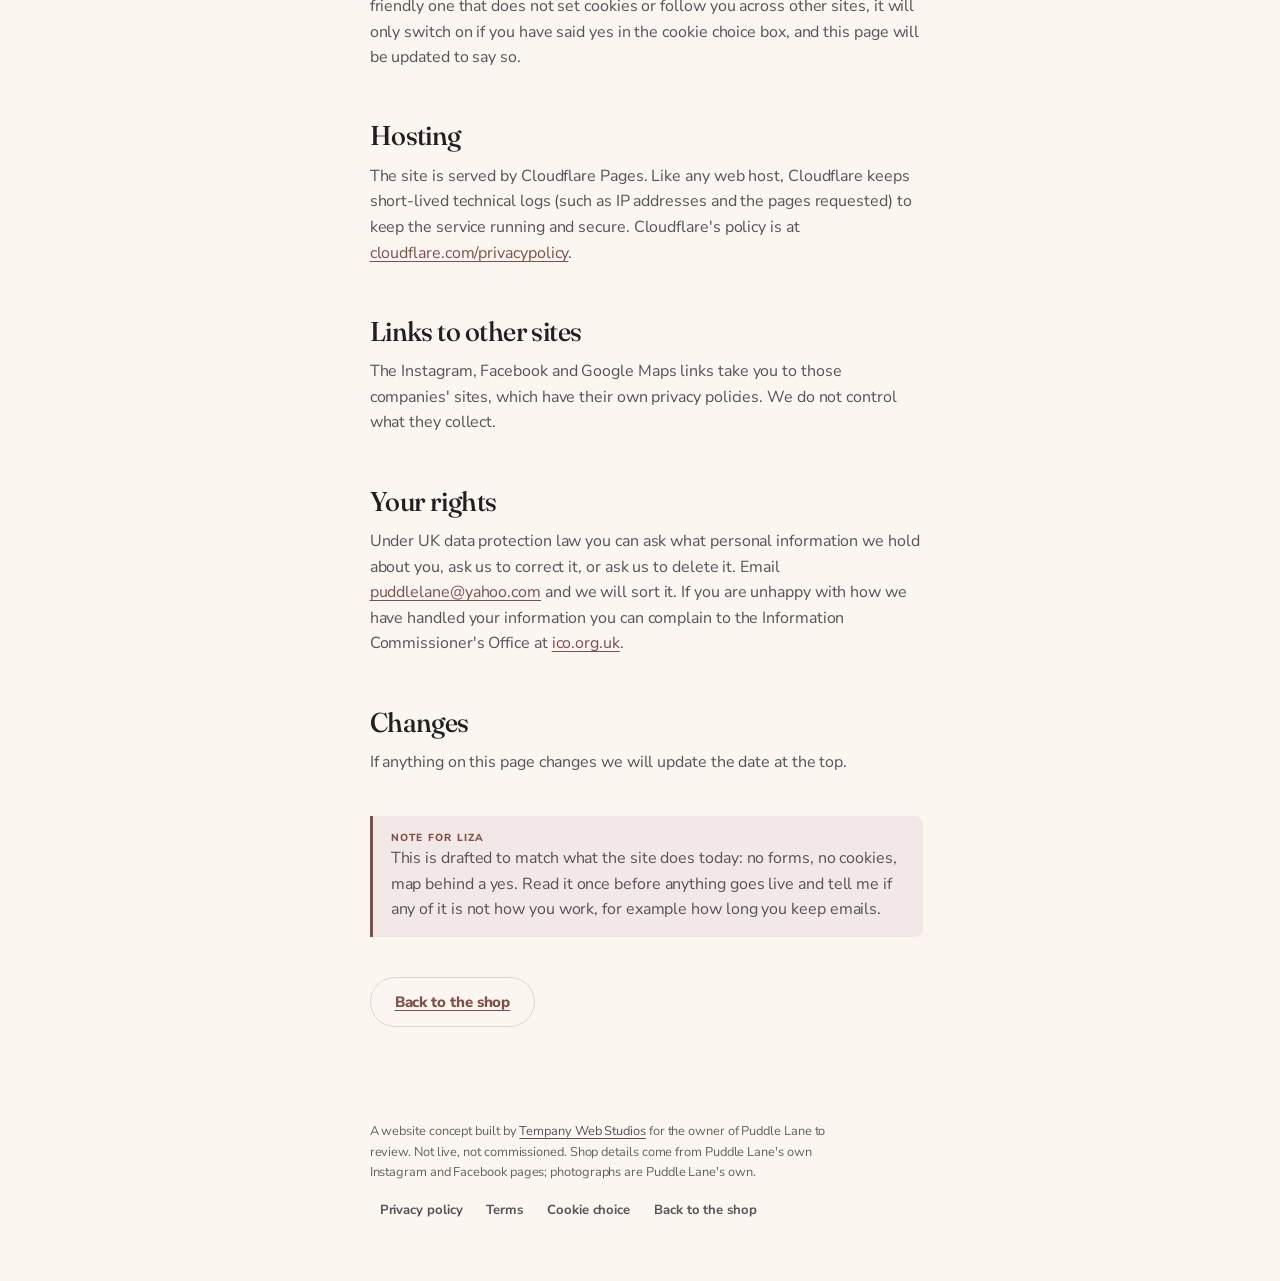
<file: privacy.html>
<!DOCTYPE html>
<html lang="en-GB">
<head>
<meta charset="UTF-8">
<meta name="viewport" content="width=device-width, initial-scale=1">
<title>Privacy policy | Puddle Lane, Falkirk</title>
<meta name="description" content="How the Puddle Lane website handles your information. No cookies, no forms, and a map that only loads when you ask.">
<meta name="robots" content="noindex, nofollow">
<link rel="canonical" href="https://puddle-lane-review.pages.dev/privacy">
<meta name="theme-color" content="#fbf6f0">
<meta name="tws-storage-prefix" content="pl">
<meta property="og:type" content="website">
<meta property="og:site_name" content="Puddle Lane">
<meta property="og:title" content="Privacy policy | Puddle Lane, Falkirk">
<meta property="og:description" content="How the Puddle Lane website handles your information. No cookies, no forms, and a map that only loads when you ask.">
<meta property="og:image" content="https://puddle-lane-review.pages.dev/share-image.png">
<meta property="og:image:width" content="1200">
<meta property="og:image:height" content="630">
<meta property="og:image:alt" content="The Puddle Lane logo: a pink umbrella over the words Puddle Lane, gifts wrapped with love">
<meta property="og:url" content="https://puddle-lane-review.pages.dev/privacy">
<meta property="og:locale" content="en_GB">
<meta name="twitter:card" content="summary_large_image">
<meta name="twitter:title" content="Privacy policy | Puddle Lane, Falkirk">
<meta name="twitter:description" content="How the Puddle Lane website handles your information. No cookies, no forms, and a map that only loads when you ask.">
<meta name="twitter:image" content="https://puddle-lane-review.pages.dev/share-image.png">
<link rel="icon" href="favicon.svg" type="image/svg+xml">
<link rel="preload" as="font" type="font/woff2" href="assets/fonts/fraunces-400-latin.woff2" crossorigin>
<link rel="preload" as="font" type="font/woff2" href="assets/fonts/nunito-sans-400-latin.woff2" crossorigin>
<link rel="stylesheet" href="assets/fonts.css">
<link rel="stylesheet" href="scrollcraft.css">
<link rel="stylesheet" href="style.css">
<link rel="stylesheet" href="legal.css">
</head>
<body>

<a class="skip" href="#top">Skip to content</a>

<header class="awning" data-chrome>
  <a class="awning__brand" href="./" aria-label="Puddle Lane, back to the shop">
    <svg viewBox="0 0 44 44" aria-hidden="true"><circle cx="22" cy="22" r="21" fill="#1c1a1a"/><path d="M10 24c0-6.6 5.4-12 12-12s12 5.4 12 12c-2.4-1.8-4-1.8-6 0-2-1.8-4-1.8-6 0-2-1.8-4-1.8-6 0-2-1.8-3.6-1.8-6 0z" fill="#cba29f"/><path d="M22 24v7.5a2.6 2.6 0 0 1-5.2 0" fill="none" stroke="#fbf6f0" stroke-width="2.2" stroke-linecap="round"/></svg>
    Puddle Lane
  </a>
  <p class="awning__hours tabular">109 High Street, Falkirk &middot; <b>Fri &amp; Sat, 10 to 4</b></p>
  <a class="awning__cta" href="./#visit">Find the shop</a>
</header>
<div class="strip" role="note"><strong>Concept for Liza.</strong> <span class="strip__more">Nothing here is live.</span> <a href="./#close"><span class="strip__more">Tell Logan what to change</span><span class="strip__less">What to change?</span></a></div>

<main id="top" class="legal-main">

<article class="legal">
  <h1>Privacy policy</h1>
  <p class="updated">Puddle Lane, 109 High Street, Falkirk. Last updated 14 September 2026.</p>

  <div class="summary">
    <p><strong>The short version.</strong> This website does not collect anything about you by itself. It has no forms, no accounts and no cookies. If you email or phone the shop, we see what you send us and nothing more. The map on the front page comes from a mapping company and only loads if you ask for it.</p>
  </div>

  <h2 id="who">Who we are</h2>
  <p>Puddle Lane is an independent gift shop at 109 High Street, Falkirk, FK1 1ED, run by Liza. For anything to do with this policy, email <a href="mailto:puddlelane@yahoo.com">puddlelane@yahoo.com</a> or phone <a href="tel:+441324227300">01324 227300</a>.</p>

  <h2 id="what">What this site collects</h2>
  <p>Nothing directly. There is no contact form, no newsletter box, no login and no online shop. The buttons that say "Ask Liza to put it by" open your own email app with a message already written for you. Nothing is sent until you press send in that app, and it goes straight to the shop's email address.</p>

  <h2 id="email">When you email or phone us</h2>
  <p>We will see your name, your email address or phone number, and whatever you tell us. We use that to answer you, for example to confirm we have put something aside for you. We keep those messages in the shop's email account for as long as we need them to deal with your request, then delete them. We do not add you to any mailing list and we do not pass your details to anyone else.</p>

  <h2 id="cookies">Cookies and the map</h2>
  <p>This site sets no cookies. One thing is saved in your own browser: your answer to the small "cookie choice" box at the bottom of the page, so it does not ask you again. That is stored on your device, not sent to us, and you can clear it through your browser at any time or change it with the "Cookie choice" link at the foot of the page.</p>
  <p>The map on the front page is drawn with map tiles from CARTO, using OpenStreetMap data. The tiles load only after you say yes in the cookie choice box or press "Show the map". When they load, your browser requests them from CARTO's servers, so CARTO sees your IP address and basic browser details the way any website you visit does. CARTO's own policy is at <a href="https://carto.com/privacy/" target="_blank" rel="noopener noreferrer">carto.com/privacy</a>. If you would rather not, use the "Get directions" or "Open larger map" links instead, which take you to Google Maps on your own terms.</p>

  <h2 id="analytics">Visitor counting</h2>
  <p>None at the moment. If we ever add a visitor counter it will be a privacy-friendly one that does not set cookies or follow you across other sites, it will only switch on if you have said yes in the cookie choice box, and this page will be updated to say so.</p>

  <h2 id="hosting">Hosting</h2>
  <p>The site is served by Cloudflare Pages. Like any web host, Cloudflare keeps short-lived technical logs (such as IP addresses and the pages requested) to keep the service running and secure. Cloudflare's policy is at <a href="https://www.cloudflare.com/privacypolicy/" target="_blank" rel="noopener noreferrer">cloudflare.com/privacypolicy</a>.</p>

  <h2 id="links">Links to other sites</h2>
  <p>The Instagram, Facebook and Google Maps links take you to those companies' sites, which have their own privacy policies. We do not control what they collect.</p>

  <h2 id="rights">Your rights</h2>
  <p>Under UK data protection law you can ask what personal information we hold about you, ask us to correct it, or ask us to delete it. Email <a href="mailto:puddlelane@yahoo.com">puddlelane@yahoo.com</a> and we will sort it. If you are unhappy with how we have handled your information you can complain to the Information Commissioner's Office at <a href="https://ico.org.uk/" target="_blank" rel="noopener noreferrer">ico.org.uk</a>.</p>

  <h2 id="changes">Changes</h2>
  <p>If anything on this page changes we will update the date at the top.</p>

  <aside class="review-note">
    <p class="review-note__label">Note for Liza</p>
    <p>This is drafted to match what the site does today: no forms, no cookies, map behind a yes. Read it once before anything goes live and tell me if any of it is not how you work, for example how long you keep emails.</p>
  </aside>

  <p class="back"><a class="button button--ghost" href="./">Back to the shop</a></p>
</article>

</main>

<footer class="close__foot legal-foot">
  <p>A website concept built by <a href="https://tempanywebstudios.co.uk/" target="_blank" rel="noopener noreferrer">Tempany Web Studios</a> for the owner of Puddle Lane to review. Not live, not commissioned. Shop details come from Puddle Lane's own Instagram and Facebook pages; photographs are Puddle Lane's own.</p>
  <ul class="footer-links">
    <li><a href="privacy">Privacy policy</a></li>
    <li><a href="terms">Terms</a></li>
    <li><a href="./#cookie-settings">Cookie choice</a></li>
    <li><a href="./">Back to the shop</a></li>
  </ul>
</footer>

<script src="legal.js"></script>
</body>
</html>
</file>
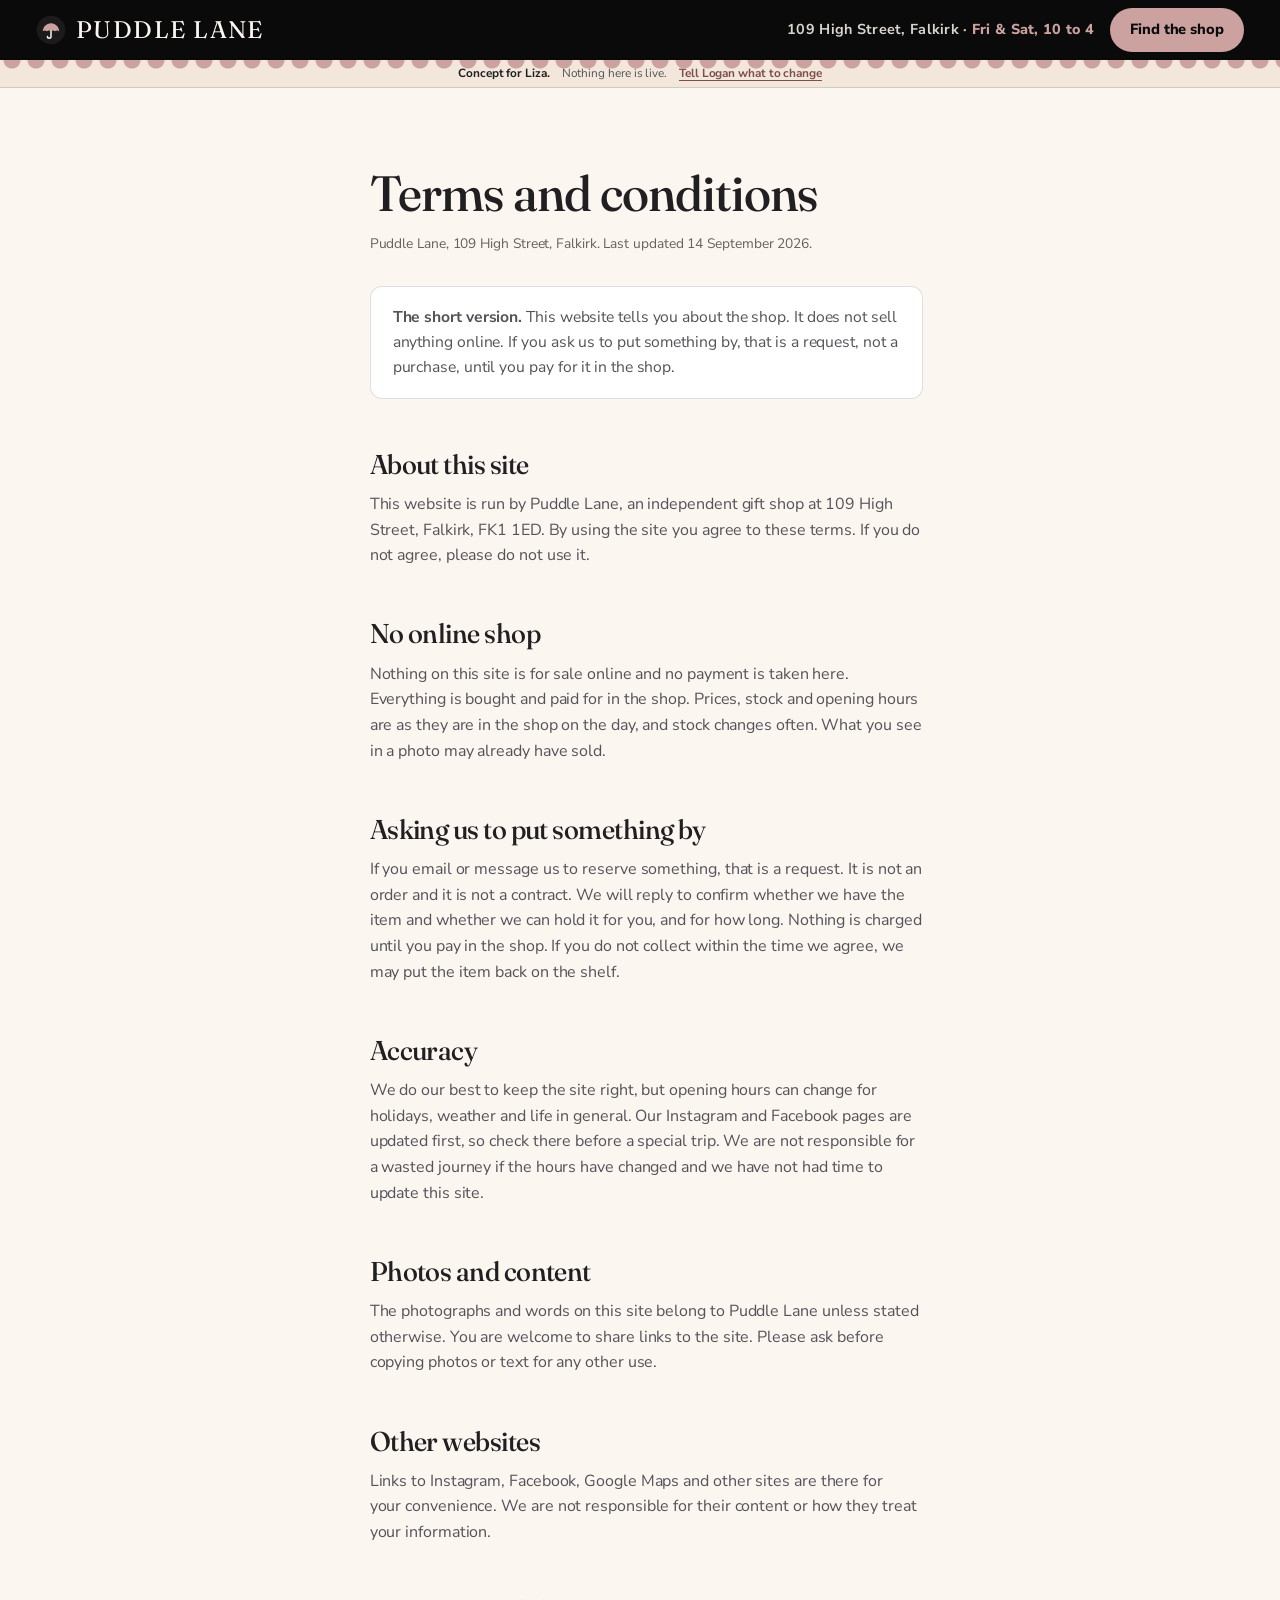
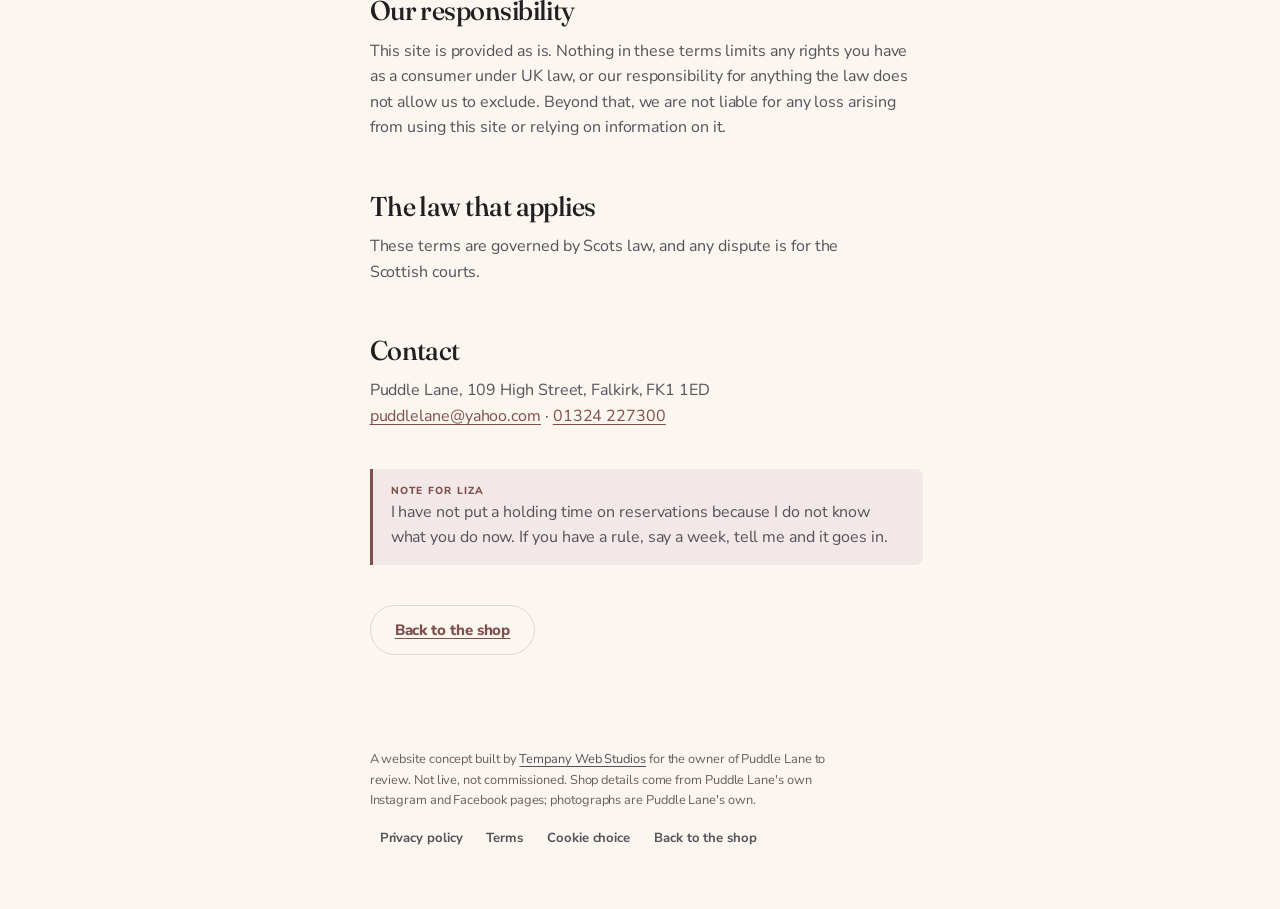
<file: terms.html>
<!DOCTYPE html>
<html lang="en-GB">
<head>
<meta charset="UTF-8">
<meta name="viewport" content="width=device-width, initial-scale=1">
<title>Terms and conditions | Puddle Lane, Falkirk</title>
<meta name="description" content="The terms for using the Puddle Lane website. Information only, no online sales, reservations confirmed by reply.">
<meta name="robots" content="noindex, nofollow">
<link rel="canonical" href="https://puddle-lane-review.pages.dev/terms">
<meta name="theme-color" content="#fbf6f0">
<meta name="tws-storage-prefix" content="pl">
<meta property="og:type" content="website">
<meta property="og:site_name" content="Puddle Lane">
<meta property="og:title" content="Terms and conditions | Puddle Lane, Falkirk">
<meta property="og:description" content="The terms for using the Puddle Lane website. Information only, no online sales, reservations confirmed by reply.">
<meta property="og:image" content="https://puddle-lane-review.pages.dev/share-image.png">
<meta property="og:image:width" content="1200">
<meta property="og:image:height" content="630">
<meta property="og:image:alt" content="The Puddle Lane logo: a pink umbrella over the words Puddle Lane, gifts wrapped with love">
<meta property="og:url" content="https://puddle-lane-review.pages.dev/terms">
<meta property="og:locale" content="en_GB">
<meta name="twitter:card" content="summary_large_image">
<meta name="twitter:title" content="Terms and conditions | Puddle Lane, Falkirk">
<meta name="twitter:description" content="The terms for using the Puddle Lane website. Information only, no online sales, reservations confirmed by reply.">
<meta name="twitter:image" content="https://puddle-lane-review.pages.dev/share-image.png">
<link rel="icon" href="favicon.svg" type="image/svg+xml">
<link rel="preload" as="font" type="font/woff2" href="assets/fonts/fraunces-400-latin.woff2" crossorigin>
<link rel="preload" as="font" type="font/woff2" href="assets/fonts/nunito-sans-400-latin.woff2" crossorigin>
<link rel="stylesheet" href="assets/fonts.css">
<link rel="stylesheet" href="scrollcraft.css">
<link rel="stylesheet" href="style.css">
<link rel="stylesheet" href="legal.css">
</head>
<body>

<a class="skip" href="#top">Skip to content</a>

<header class="awning" data-chrome>
  <a class="awning__brand" href="./" aria-label="Puddle Lane, back to the shop">
    <svg viewBox="0 0 44 44" aria-hidden="true"><circle cx="22" cy="22" r="21" fill="#1c1a1a"/><path d="M10 24c0-6.6 5.4-12 12-12s12 5.4 12 12c-2.4-1.8-4-1.8-6 0-2-1.8-4-1.8-6 0-2-1.8-4-1.8-6 0-2-1.8-3.6-1.8-6 0z" fill="#cba29f"/><path d="M22 24v7.5a2.6 2.6 0 0 1-5.2 0" fill="none" stroke="#fbf6f0" stroke-width="2.2" stroke-linecap="round"/></svg>
    Puddle Lane
  </a>
  <p class="awning__hours tabular">109 High Street, Falkirk &middot; <b>Fri &amp; Sat, 10 to 4</b></p>
  <a class="awning__cta" href="./#visit">Find the shop</a>
</header>
<div class="strip" role="note"><strong>Concept for Liza.</strong> <span class="strip__more">Nothing here is live.</span> <a href="./#close"><span class="strip__more">Tell Logan what to change</span><span class="strip__less">What to change?</span></a></div>

<main id="top" class="legal-main">

<article class="legal">
  <h1>Terms and conditions</h1>
  <p class="updated">Puddle Lane, 109 High Street, Falkirk. Last updated 14 September 2026.</p>

  <div class="summary">
    <p><strong>The short version.</strong> This website tells you about the shop. It does not sell anything online. If you ask us to put something by, that is a request, not a purchase, until you pay for it in the shop.</p>
  </div>

  <h2 id="about">About this site</h2>
  <p>This website is run by Puddle Lane, an independent gift shop at 109 High Street, Falkirk, FK1 1ED. By using the site you agree to these terms. If you do not agree, please do not use it.</p>

  <h2 id="no-shop">No online shop</h2>
  <p>Nothing on this site is for sale online and no payment is taken here. Everything is bought and paid for in the shop. Prices, stock and opening hours are as they are in the shop on the day, and stock changes often. What you see in a photo may already have sold.</p>

  <h2 id="reserve">Asking us to put something by</h2>
  <p>If you email or message us to reserve something, that is a request. It is not an order and it is not a contract. We will reply to confirm whether we have the item and whether we can hold it for you, and for how long. Nothing is charged until you pay in the shop. If you do not collect within the time we agree, we may put the item back on the shelf.</p>

  <h2 id="accuracy">Accuracy</h2>
  <p>We do our best to keep the site right, but opening hours can change for holidays, weather and life in general. Our Instagram and Facebook pages are updated first, so check there before a special trip. We are not responsible for a wasted journey if the hours have changed and we have not had time to update this site.</p>

  <h2 id="content">Photos and content</h2>
  <p>The photographs and words on this site belong to Puddle Lane unless stated otherwise. You are welcome to share links to the site. Please ask before copying photos or text for any other use.</p>

  <h2 id="links">Other websites</h2>
  <p>Links to Instagram, Facebook, Google Maps and other sites are there for your convenience. We are not responsible for their content or how they treat your information.</p>

  <h2 id="liability">Our responsibility</h2>
  <p>This site is provided as is. Nothing in these terms limits any rights you have as a consumer under UK law, or our responsibility for anything the law does not allow us to exclude. Beyond that, we are not liable for any loss arising from using this site or relying on information on it.</p>

  <h2 id="law">The law that applies</h2>
  <p>These terms are governed by Scots law, and any dispute is for the Scottish courts.</p>

  <h2 id="contact">Contact</h2>
  <address>Puddle Lane, 109 High Street, Falkirk, FK1 1ED<br><a href="mailto:puddlelane@yahoo.com">puddlelane@yahoo.com</a> &middot; <a href="tel:+441324227300">01324 227300</a></address>

  <aside class="review-note">
    <p class="review-note__label">Note for Liza</p>
    <p>I have not put a holding time on reservations because I do not know what you do now. If you have a rule, say a week, tell me and it goes in.</p>
  </aside>

  <p class="back"><a class="button button--ghost" href="./">Back to the shop</a></p>
</article>

</main>

<footer class="close__foot legal-foot">
  <p>A website concept built by <a href="https://tempanywebstudios.co.uk/" target="_blank" rel="noopener noreferrer">Tempany Web Studios</a> for the owner of Puddle Lane to review. Not live, not commissioned. Shop details come from Puddle Lane's own Instagram and Facebook pages; photographs are Puddle Lane's own.</p>
  <ul class="footer-links">
    <li><a href="privacy">Privacy policy</a></li>
    <li><a href="terms">Terms</a></li>
    <li><a href="./#cookie-settings">Cookie choice</a></li>
    <li><a href="./">Back to the shop</a></li>
  </ul>
</footer>

<script src="legal.js"></script>
</body>
</html>
</file>
<file: assets/fonts.css>
/* Self-hosted. No request leaves for Google from a page that publishes a
   privacy policy, and two fewer third-party handshakes before first paint.
   Latin and latin-ext only; variable faces collapsed to one file each. */

/* latin-ext */
@font-face {
  font-family: 'Fraunces';
  font-style: italic;
  font-weight: 400;
  font-display: swap;
  src: url(fonts/fraunces-400-italic-latin-ext.woff2) format('woff2');
  unicode-range: U+0100-02BA, U+02BD-02C5, U+02C7-02CC, U+02CE-02D7, U+02DD-02FF, U+0304, U+0308, U+0329, U+1D00-1DBF, U+1E00-1E9F, U+1EF2-1EFF, U+2020, U+20A0-20AB, U+20AD-20C0, U+2113, U+2C60-2C7F, U+A720-A7FF;
}

/* latin */
@font-face {
  font-family: 'Fraunces';
  font-style: italic;
  font-weight: 400;
  font-display: swap;
  src: url(fonts/fraunces-400-italic-latin.woff2) format('woff2');
  unicode-range: U+0000-00FF, U+0131, U+0152-0153, U+02BB-02BC, U+02C6, U+02DA, U+02DC, U+0304, U+0308, U+0329, U+2000-206F, U+20AC, U+2122, U+2191, U+2193, U+2212, U+2215, U+FEFF, U+FFFD;
}

/* latin-ext */
@font-face {
  font-family: 'Fraunces';
  font-style: italic;
  font-weight: 500;
  font-display: swap;
  src: url(fonts/fraunces-400-italic-latin-ext.woff2) format('woff2');
  unicode-range: U+0100-02BA, U+02BD-02C5, U+02C7-02CC, U+02CE-02D7, U+02DD-02FF, U+0304, U+0308, U+0329, U+1D00-1DBF, U+1E00-1E9F, U+1EF2-1EFF, U+2020, U+20A0-20AB, U+20AD-20C0, U+2113, U+2C60-2C7F, U+A720-A7FF;
}

/* latin */
@font-face {
  font-family: 'Fraunces';
  font-style: italic;
  font-weight: 500;
  font-display: swap;
  src: url(fonts/fraunces-400-italic-latin.woff2) format('woff2');
  unicode-range: U+0000-00FF, U+0131, U+0152-0153, U+02BB-02BC, U+02C6, U+02DA, U+02DC, U+0304, U+0308, U+0329, U+2000-206F, U+20AC, U+2122, U+2191, U+2193, U+2212, U+2215, U+FEFF, U+FFFD;
}

/* latin-ext */
@font-face {
  font-family: 'Fraunces';
  font-style: normal;
  font-weight: 400;
  font-display: swap;
  src: url(fonts/fraunces-400-latin-ext.woff2) format('woff2');
  unicode-range: U+0100-02BA, U+02BD-02C5, U+02C7-02CC, U+02CE-02D7, U+02DD-02FF, U+0304, U+0308, U+0329, U+1D00-1DBF, U+1E00-1E9F, U+1EF2-1EFF, U+2020, U+20A0-20AB, U+20AD-20C0, U+2113, U+2C60-2C7F, U+A720-A7FF;
}

/* latin */
@font-face {
  font-family: 'Fraunces';
  font-style: normal;
  font-weight: 400;
  font-display: swap;
  src: url(fonts/fraunces-400-latin.woff2) format('woff2');
  unicode-range: U+0000-00FF, U+0131, U+0152-0153, U+02BB-02BC, U+02C6, U+02DA, U+02DC, U+0304, U+0308, U+0329, U+2000-206F, U+20AC, U+2122, U+2191, U+2193, U+2212, U+2215, U+FEFF, U+FFFD;
}

/* latin-ext */
@font-face {
  font-family: 'Fraunces';
  font-style: normal;
  font-weight: 500;
  font-display: swap;
  src: url(fonts/fraunces-400-latin-ext.woff2) format('woff2');
  unicode-range: U+0100-02BA, U+02BD-02C5, U+02C7-02CC, U+02CE-02D7, U+02DD-02FF, U+0304, U+0308, U+0329, U+1D00-1DBF, U+1E00-1E9F, U+1EF2-1EFF, U+2020, U+20A0-20AB, U+20AD-20C0, U+2113, U+2C60-2C7F, U+A720-A7FF;
}

/* latin */
@font-face {
  font-family: 'Fraunces';
  font-style: normal;
  font-weight: 500;
  font-display: swap;
  src: url(fonts/fraunces-400-latin.woff2) format('woff2');
  unicode-range: U+0000-00FF, U+0131, U+0152-0153, U+02BB-02BC, U+02C6, U+02DA, U+02DC, U+0304, U+0308, U+0329, U+2000-206F, U+20AC, U+2122, U+2191, U+2193, U+2212, U+2215, U+FEFF, U+FFFD;
}

/* latin-ext */
@font-face {
  font-family: 'Fraunces';
  font-style: normal;
  font-weight: 600;
  font-display: swap;
  src: url(fonts/fraunces-400-latin-ext.woff2) format('woff2');
  unicode-range: U+0100-02BA, U+02BD-02C5, U+02C7-02CC, U+02CE-02D7, U+02DD-02FF, U+0304, U+0308, U+0329, U+1D00-1DBF, U+1E00-1E9F, U+1EF2-1EFF, U+2020, U+20A0-20AB, U+20AD-20C0, U+2113, U+2C60-2C7F, U+A720-A7FF;
}

/* latin */
@font-face {
  font-family: 'Fraunces';
  font-style: normal;
  font-weight: 600;
  font-display: swap;
  src: url(fonts/fraunces-400-latin.woff2) format('woff2');
  unicode-range: U+0000-00FF, U+0131, U+0152-0153, U+02BB-02BC, U+02C6, U+02DA, U+02DC, U+0304, U+0308, U+0329, U+2000-206F, U+20AC, U+2122, U+2191, U+2193, U+2212, U+2215, U+FEFF, U+FFFD;
}

/* latin-ext */
@font-face {
  font-family: 'Nunito Sans';
  font-style: normal;
  font-weight: 400;
  font-stretch: 100%;
  font-display: swap;
  src: url(fonts/nunito-sans-400-latin-ext.woff2) format('woff2');
  unicode-range: U+0100-02BA, U+02BD-02C5, U+02C7-02CC, U+02CE-02D7, U+02DD-02FF, U+0304, U+0308, U+0329, U+1D00-1DBF, U+1E00-1E9F, U+1EF2-1EFF, U+2020, U+20A0-20AB, U+20AD-20C0, U+2113, U+2C60-2C7F, U+A720-A7FF;
}

/* latin */
@font-face {
  font-family: 'Nunito Sans';
  font-style: normal;
  font-weight: 400;
  font-stretch: 100%;
  font-display: swap;
  src: url(fonts/nunito-sans-400-latin.woff2) format('woff2');
  unicode-range: U+0000-00FF, U+0131, U+0152-0153, U+02BB-02BC, U+02C6, U+02DA, U+02DC, U+0304, U+0308, U+0329, U+2000-206F, U+20AC, U+2122, U+2191, U+2193, U+2212, U+2215, U+FEFF, U+FFFD;
}

/* latin-ext */
@font-face {
  font-family: 'Nunito Sans';
  font-style: normal;
  font-weight: 600;
  font-stretch: 100%;
  font-display: swap;
  src: url(fonts/nunito-sans-400-latin-ext.woff2) format('woff2');
  unicode-range: U+0100-02BA, U+02BD-02C5, U+02C7-02CC, U+02CE-02D7, U+02DD-02FF, U+0304, U+0308, U+0329, U+1D00-1DBF, U+1E00-1E9F, U+1EF2-1EFF, U+2020, U+20A0-20AB, U+20AD-20C0, U+2113, U+2C60-2C7F, U+A720-A7FF;
}

/* latin */
@font-face {
  font-family: 'Nunito Sans';
  font-style: normal;
  font-weight: 600;
  font-stretch: 100%;
  font-display: swap;
  src: url(fonts/nunito-sans-400-latin.woff2) format('woff2');
  unicode-range: U+0000-00FF, U+0131, U+0152-0153, U+02BB-02BC, U+02C6, U+02DA, U+02DC, U+0304, U+0308, U+0329, U+2000-206F, U+20AC, U+2122, U+2191, U+2193, U+2212, U+2215, U+FEFF, U+FFFD;
}

/* latin-ext */
@font-face {
  font-family: 'Nunito Sans';
  font-style: normal;
  font-weight: 700;
  font-stretch: 100%;
  font-display: swap;
  src: url(fonts/nunito-sans-400-latin-ext.woff2) format('woff2');
  unicode-range: U+0100-02BA, U+02BD-02C5, U+02C7-02CC, U+02CE-02D7, U+02DD-02FF, U+0304, U+0308, U+0329, U+1D00-1DBF, U+1E00-1E9F, U+1EF2-1EFF, U+2020, U+20A0-20AB, U+20AD-20C0, U+2113, U+2C60-2C7F, U+A720-A7FF;
}

/* latin */
@font-face {
  font-family: 'Nunito Sans';
  font-style: normal;
  font-weight: 700;
  font-stretch: 100%;
  font-display: swap;
  src: url(fonts/nunito-sans-400-latin.woff2) format('woff2');
  unicode-range: U+0000-00FF, U+0131, U+0152-0153, U+02BB-02BC, U+02C6, U+02DA, U+02DC, U+0304, U+0308, U+0329, U+2000-206F, U+20AC, U+2122, U+2191, U+2193, U+2212, U+2215, U+FEFF, U+FFFD;
}

/* latin-ext */
@font-face {
  font-family: 'Nunito Sans';
  font-style: normal;
  font-weight: 800;
  font-stretch: 100%;
  font-display: swap;
  src: url(fonts/nunito-sans-400-latin-ext.woff2) format('woff2');
  unicode-range: U+0100-02BA, U+02BD-02C5, U+02C7-02CC, U+02CE-02D7, U+02DD-02FF, U+0304, U+0308, U+0329, U+1D00-1DBF, U+1E00-1E9F, U+1EF2-1EFF, U+2020, U+20A0-20AB, U+20AD-20C0, U+2113, U+2C60-2C7F, U+A720-A7FF;
}

/* latin */
@font-face {
  font-family: 'Nunito Sans';
  font-style: normal;
  font-weight: 800;
  font-stretch: 100%;
  font-display: swap;
  src: url(fonts/nunito-sans-400-latin.woff2) format('woff2');
  unicode-range: U+0000-00FF, U+0131, U+0152-0153, U+02BB-02BC, U+02C6, U+02DA, U+02DC, U+0304, U+0308, U+0329, U+2000-206F, U+20AC, U+2122, U+2191, U+2193, U+2212, U+2215, U+FEFF, U+FFFD;
}
</file>
<file: scrollcraft.css>
/* ============================================================================
   scrollcraft.css: the taste floor
   ----------------------------------------------------------------------------
   Two layers, and the split matters:

     TOKENS   what you override per brand. Colour roles, the type ramp, the
              spacing scale, elevation, motion. A brand is ~12 values.
     DEVICES  what the engine drives. Do not restyle these to taste; they are
              the mechanism. Style your own markup instead.

   Nothing here draws a "component". There are no card, badge, or pill classes,
   because a stylesheet that ships those is how every page built on it ends up
   with the same shapes. You get a floor and a vocabulary; the composition is
   yours.
   ========================================================================== */

/* ---------------------------------------------------------------- tokens -- */
:root {
  /* --- colour roles. Override these six and the page is rebranded. -------- */
  --sc-canvas:      #08090b;   /* the page ground. Drift interpolates this.   */
  --sc-surface:     #101217;   /* anything raised off the ground             */
  --sc-ink:         #f4f2ef;   /* primary text                               */
  --sc-ink-soft:    #9a9ba1;   /* secondary text. Tinted, never flat gray.   */
  --sc-accent:      #d8ff3e;   /* ONE accent. It owns a region, not confetti. */
  --sc-accent-ink:  #08090b;   /* text that sits on the accent               */

  --sc-hairline:    color-mix(in oklab, var(--sc-ink) 12%, transparent);
  --sc-hairline-strong: color-mix(in oklab, var(--sc-ink) 22%, transparent);

  /* --- type. Two families max. Display carries voice, text carries prose. - */
  --sc-font-display: "Instrument Sans", "Geist", system-ui, sans-serif;
  --sc-font-text:    "Geist", system-ui, sans-serif;
  --sc-font-mono:    "Geist Mono", ui-monospace, monospace;

  /* Fluid ramp. Tracking tightens as size grows because a face set at 6rem
     with 0 tracking reads loose; this is optical correction, not decoration. */
  --sc-t-xs:   clamp(0.75rem, 0.72rem + 0.15vw, 0.82rem);
  --sc-t-sm:   clamp(0.875rem, 0.84rem + 0.18vw, 0.95rem);
  --sc-t-base: clamp(1rem, 0.96rem + 0.22vw, 1.125rem);
  --sc-t-lg:   clamp(1.2rem, 1.1rem + 0.5vw, 1.5rem);
  --sc-t-xl:   clamp(1.6rem, 1.35rem + 1.2vw, 2.25rem);
  --sc-t-2xl:  clamp(2.1rem, 1.6rem + 2.4vw, 3.4rem);
  --sc-t-3xl:  clamp(2.8rem, 1.9rem + 4.2vw, 5rem);
  --sc-t-4xl:  clamp(3.4rem, 1.9rem + 6.6vw, 7.5rem);

  --sc-track-tight:  -0.035em;
  --sc-track-snug:   -0.02em;
  --sc-track-normal: -0.005em;
  --sc-track-wide:    0.08em;

  --sc-leading-none: 0.94;
  --sc-leading-tight: 1.06;
  --sc-leading-body: 1.62;

  --sc-measure: 62ch;

  /* --- space. 4px base: the useful middle steps an 8-only scale misses. --- */
  --sc-1: 0.25rem;  --sc-2: 0.5rem;   --sc-3: 0.75rem;  --sc-4: 1rem;
  --sc-5: 1.5rem;   --sc-6: 2rem;     --sc-7: 3rem;     --sc-8: 4rem;
  --sc-9: 6rem;     --sc-10: 8rem;    --sc-11: 12rem;

  /* Section rhythm is fluid so a phone doesn't inherit desktop air. */
  --sc-section: clamp(4.5rem, 9vw, 11rem);
  --sc-gutter:  clamp(1.25rem, 5vw, 5.5rem);
  --sc-maxw:    82rem;

  /* --- radius. Pick one scale for the page and hold it. ------------------- */
  --sc-r-sm: 6px;  --sc-r-md: 12px;  --sc-r-lg: 20px;  --sc-r-pill: 999px;

  /* --- elevation. Every shadow has an offset AND a soft blur, and is tinted
         to the canvas hue. A zero-offset coloured halo is decoration, not
         depth, so there isn't one here. ---------------------------------- */
  --sc-shadow-color: 220 40% 2%;
  --sc-e1: 0 1px 2px hsl(var(--sc-shadow-color) / 0.28),
           0 2px 6px -1px hsl(var(--sc-shadow-color) / 0.20);
  --sc-e2: 0 2px 4px hsl(var(--sc-shadow-color) / 0.24),
           0 8px 18px -4px hsl(var(--sc-shadow-color) / 0.30);
  --sc-e3: 0 4px 8px hsl(var(--sc-shadow-color) / 0.22),
           0 18px 40px -8px hsl(var(--sc-shadow-color) / 0.38),
           0 48px 90px -24px hsl(var(--sc-shadow-color) / 0.30);

  /* Edge light: a 1px top highlight sells a raised surface better than any
     amount of blur, because real raised things catch light on their lip. */
  --sc-edge: inset 0 1px 0 color-mix(in oklab, var(--sc-ink) 10%, transparent);

  /* --- motion. Built-in CSS easings are too weak for UI. ------------------ */
  --sc-ease-out:    cubic-bezier(0.23, 1, 0.32, 1);
  --sc-ease-in-out: cubic-bezier(0.77, 0, 0.175, 1);
  --sc-ease-drawer: cubic-bezier(0.32, 0.72, 0, 1);
  --sc-d-fast: 160ms;  --sc-d-base: 240ms;  --sc-d-slow: 420ms;

  --sc-z-stage: 1; --sc-z-copy: 20; --sc-z-chrome: 60;
}

/* --------------------------------------------------------------- reset -- */
*, *::before, *::after { box-sizing: border-box; }
html { -webkit-text-size-adjust: 100%; scroll-behavior: smooth; }
@media (prefers-reduced-motion: reduce) { html { scroll-behavior: auto; } }

body {
  margin: 0;
  background: var(--sc-canvas);
  color: var(--sc-ink);
  font-family: var(--sc-font-text);
  font-size: var(--sc-t-base);
  line-height: var(--sc-leading-body);
  letter-spacing: var(--sc-track-normal);
  -webkit-font-smoothing: antialiased;
  text-rendering: optimizeLegibility;
  font-synthesis-weight: none;
  overflow-x: clip;
}
img, video, canvas, svg { display: block; max-width: 100%; }
button, input, select, textarea { font: inherit; color: inherit; }

/* ------------------------------------------------- the browser surfaces --
   The parts you did not draw still carry the design. Selection, caret, focus
   ring, scrollbar and tabular numerals all ship with defaults that belong to no
   design system. Theming them is the cheapest signal that a page was built
   rather than assembled, and it is the step that gets skipped most reliably. */
::selection { background: var(--sc-accent); color: var(--sc-accent-ink); }
:root { caret-color: var(--sc-accent); accent-color: var(--sc-accent); }
:focus-visible {
  outline: 2px solid var(--sc-accent);
  outline-offset: 3px;
  border-radius: var(--sc-r-sm);
}
:where(a) { color: inherit; text-decoration-thickness: 1px; text-underline-offset: 0.22em; }
@supports (scrollbar-color: auto) {
  html { scrollbar-color: color-mix(in oklab, var(--sc-ink) 26%, transparent) transparent; scrollbar-width: thin; }
}
:where(table, .sc-nums, [data-sc-count]) { font-variant-numeric: tabular-nums; }

/* ----------------------------------------------------------- typography -- */
.sc-display {
  font-family: var(--sc-font-display);
  font-weight: 500;
  line-height: var(--sc-leading-none);
  letter-spacing: var(--sc-track-tight);
  text-wrap: balance;
  margin: 0;
}
.sc-display--xl { font-size: var(--sc-t-4xl); }
.sc-display--lg { font-size: var(--sc-t-3xl); }
.sc-display--md { font-size: var(--sc-t-2xl); letter-spacing: var(--sc-track-snug); }
.sc-lede {
  font-size: var(--sc-t-lg);
  line-height: 1.44;
  letter-spacing: var(--sc-track-snug);
  color: var(--sc-ink);
  max-width: 46ch;
  text-wrap: pretty;
  margin: 0;
}
.sc-body { max-width: var(--sc-measure); color: var(--sc-ink-soft); text-wrap: pretty; margin: 0; }
.sc-label {
  font-family: var(--sc-font-mono);
  font-size: var(--sc-t-xs);
  letter-spacing: var(--sc-track-wide);
  text-transform: uppercase;
  color: var(--sc-ink-soft);
}

/* ---------------------------------------------------------------- layout -- */
.sc-wrap { width: 100%; max-width: var(--sc-maxw); margin-inline: auto; padding-inline: var(--sc-gutter); }
.sc-section { padding-block: var(--sc-section); }
/* More space above a heading than below it: the gap belongs to the boundary,
   not to the pair. */
.sc-stack > * + * { margin-top: var(--sc-4); }
.sc-stack > :is(h1,h2,h3) { margin-top: var(--sc-7); }
.sc-stack > :is(h1,h2,h3):first-child { margin-top: 0; }
.sc-rule { height: 1px; border: 0; background: var(--sc-hairline); margin: 0; }

/* =============================================================== DEVICES ==
   Driven by the engine. Restyle your own markup, not these.                */

.sc-act--pinned { position: relative; }
.sc-stage {
  position: sticky; top: 0;
  height: 100vh; height: 100svh;
  overflow: clip;
  z-index: var(--sc-z-stage);
}

/* scrub / sequence media */
.sc-stage :is(video[data-sc-scrub], canvas[data-sc-sequence], .sc-stage__poster) {
  position: absolute; inset: 0;
  width: 100%; height: 100%;
  object-fit: cover;
}
video[data-sc-scrub] { opacity: 0; transition: opacity 380ms var(--sc-ease-out); }
.sc-has-clip video[data-sc-scrub] { opacity: 1; }
/* The poster is a live frame-holder, not a placeholder: it stays up until a
   real video frame has painted, which is what stops the blank-stage flash. */
.sc-stage__poster { z-index: 0; transition: opacity 380ms var(--sc-ease-out); }
.sc-has-clip .sc-stage__poster { opacity: 0; }

/* A scrim only where text sits. A full-frame darkening layer flattens the
   image everywhere to fix contrast in one corner. */
.sc-scrim {
  position: absolute; inset: 0; pointer-events: none; z-index: 1;
  background: linear-gradient(
    var(--sc-scrim-angle, 180deg),
    color-mix(in oklab, var(--sc-canvas) var(--sc-scrim-a, 78%), transparent) 0%,
    color-mix(in oklab, var(--sc-canvas) 30%, transparent) 42%,
    transparent 68%);
}
/* Point the scrim at the copy. A scrim gradient that darkens the top while the
   copy sits at the bottom fixes contrast nowhere and flattens the image
   everywhere, which is the most common way text-over-video goes wrong. */
.sc-scrim--bottom { --sc-scrim-angle: 0deg; }
.sc-scrim--left   { --sc-scrim-angle: 90deg; }
.sc-scrim--right  { --sc-scrim-angle: 270deg; }

/* Corner scrims, for copy anchored to a corner. An edge gradient has to darken
   a whole band across the frame to cover one corner; a corner gradient puts the
   density where the text is and leaves the rest of the image alone. Pair with
   .sc-copy--lead / .sc-copy--trail. */
.sc-scrim--lead {
  background: linear-gradient(to top right,
    color-mix(in oklab, var(--sc-canvas) 94%, transparent) 0%,
    color-mix(in oklab, var(--sc-canvas) 72%, transparent) 30%,
    color-mix(in oklab, var(--sc-canvas) 30%, transparent) 52%,
    transparent 72%);
}
.sc-scrim--trail {
  background: linear-gradient(to top left,
    color-mix(in oklab, var(--sc-canvas) 94%, transparent) 0%,
    color-mix(in oklab, var(--sc-canvas) 72%, transparent) 30%,
    color-mix(in oklab, var(--sc-canvas) 30%, transparent) 52%,
    transparent 72%);
}
/* A band across the bottom, for copy that spans the full width of the frame.
   That is what both corner anchors become below 860px, and it is also the right
   shape whenever the copy block is wider than a corner. */
.sc-scrim--band {
  background: linear-gradient(to top,
    color-mix(in oklab, var(--sc-canvas) 94%, transparent) 0%,
    color-mix(in oklab, var(--sc-canvas) 74%, transparent) 22%,
    color-mix(in oklab, var(--sc-canvas) 30%, transparent) 42%,
    transparent 58%);
}
.sc-scrim--vignette {
  background: radial-gradient(120% 90% at 50% 45%, transparent 40%,
              color-mix(in oklab, var(--sc-canvas) 70%, transparent) 100%);
}

/* copy over a stage.
   max-width is in rem, never ch. A `ch` on this container resolves against the
   CONTAINER's font-size (body size), not the display size of the heading inside
   it, so `max-width: 20ch` here silently produces a ~180px column and wraps a
   hero headline to six lines. Set a ch measure on the text element itself. */
.sc-copy {
  position: absolute; z-index: var(--sc-z-copy);
  inset-inline: var(--sc-gutter);
  max-width: min(46rem, 76vw);
  will-change: opacity, transform;
}
.sc-copy--lead   { left: var(--sc-gutter); bottom: clamp(3rem, 12vh, 9rem); }
/* inset-inline FIRST. It is the shorthand for left+right, so declaring it after
   `left: 50%` resets left to auto and the block drifts off the left edge. */
.sc-copy--center { inset-inline: auto; left: 50%; top: 50%; translate: -50% -50%; text-align: center; }
.sc-copy--trail  { inset-inline: auto; right: var(--sc-gutter); bottom: clamp(3rem, 12vh, 9rem); text-align: right; }

/* cue defaults: the engine writes opacity/transform inline, these are the
   pre-paint state so nothing flashes before the first read() */
[data-sc-cue] { opacity: 0; will-change: opacity, transform; }
.sc-ready [data-sc-cue] { transition: none; }

/* kinetic split */
.sc-split { display: inline-block; overflow: hidden; vertical-align: top; }
/* Descenders live below the baseline; a line mask clipped to the line box eats
   the tails off g, y, p, j. The padding buys them room back. */
.sc-split--line { display: block; padding-bottom: 0.14em; margin-bottom: -0.14em; }
.sc-split__i { display: inline-block; will-change: transform, opacity; }
.sc-is-split { opacity: 1 !important; }

/* horizontal rail */
[data-sc-pan] { display: flex; will-change: transform; }

/* reveal + parallax */
[data-sc-reveal] { will-change: clip-path; }
[data-sc-parallax] { will-change: transform; }

/* flow reveal (fires once) */
[data-sc-in], [data-sc-stagger] > * {
  opacity: 0;
  transform: translate3d(0, 14px, 0);
  transition: opacity 620ms var(--sc-ease-out), transform 620ms var(--sc-ease-out);
}
[data-sc-in].sc-in, [data-sc-stagger] > .sc-in { opacity: 1; transform: none; }

/* pointer devices */
[data-sc-tilt] { transform-style: preserve-3d; will-change: transform; }
[data-sc-magnet] { will-change: transform; }
/* isolation always; position only if nothing more specific already set it.
   Written with :where() (zero specificity) on purpose: a plain `position:
   relative` here has the same weight as `.sc-stage` and, being later in the
   file, silently wins. A stage carrying both attributes then stops being
   sticky and the whole act scrolls away instead of pinning. */
[data-sc-spotlight] { isolation: isolate; }
:where([data-sc-spotlight]) { position: relative; }
[data-sc-spotlight]::after {
  content: ""; position: absolute; inset: 0; pointer-events: none; z-index: 2;
  background: radial-gradient(
    28rem 28rem at calc(var(--sc-mx, 0.5) * 100%) calc(var(--sc-my, 0.5) * 100%),
    color-mix(in oklab, var(--sc-accent) 16%, transparent), transparent 70%);
  opacity: 0; transition: opacity var(--sc-d-slow) var(--sc-ease-out);
}
[data-sc-spotlight]:hover::after { opacity: 1; }

/* =========================================================== WORLDFLIGHT ==
   One fixed stage for the whole page. The only thing in document flow is the
   spacer, and it is empty. If you find yourself adding a section here, you want
   act mode instead: the moment a real block scrolls past the fixed stage, the
   page has a seam again and the whole point is gone.                        */

[data-sc-mode="worldflight"] { position: relative; }

.sc-world {
  position: fixed; inset: 0;
  overflow: clip;
  z-index: var(--sc-z-stage);
  background: var(--sc-canvas);
}

/* Every leg is mounted for the life of the page and stacked in the same box.
   The engine owns opacity, visibility and z-index here; do not set them. */
.sc-world__seg {
  position: absolute; inset: 0;
  opacity: 0;
  will-change: opacity;
}
.sc-world__seg > :is(video, img, canvas) {
  position: absolute; inset: 0;
  width: 100%; height: 100%;
  object-fit: cover;
}
/* The poster is the frame-holder AND the first camera move: the engine pushes
   it in slowly until a real decoded frame is available to replace it. */
.sc-world__poster {
  z-index: 0;
  transform-origin: 50% 50%;
  transition: opacity 420ms var(--sc-ease-out);
}
.sc-world__seg > video { z-index: 1; }
.sc-world__seg.sc-has-clip .sc-world__poster { opacity: 0; }
/* The act stylesheet lights a clip through its ancestor act. A worldflight leg
   has no act, so match the class the engine also writes on the clip itself. */
video[data-sc-scrub].sc-has-clip { opacity: 1; }

/* The copy layer is fixed too, and inert by default: the engine hands
   pointer-events back to a block only while it is actually legible. */
.sc-world__copy {
  position: fixed; inset: 0;
  z-index: var(--sc-z-copy);
  pointer-events: none;
}
.sc-world__scrim { position: absolute; inset: 0; pointer-events: none; z-index: 0; }
[data-sc-copy] {
  opacity: 0;
  pointer-events: none;
  will-change: opacity, transform;
}
.sc-ready [data-sc-copy] { transition: none; }

/* The track. Empty on purpose. */
.sc-world__spacer { pointer-events: none; }

/* scroll progress */
[data-sc-progress] {
  position: fixed; inset: 0 0 auto 0; height: 2px; z-index: var(--sc-z-chrome);
  background: var(--sc-accent); transform-origin: 0 50%; transform: scaleX(0);
  will-change: transform;
}

/* ----------------------------------------------------------- atmosphere --
   Depth is not only shadow. Grain keeps a flat dark ground from banding, and
   it is the difference between "a dark page" and "a lit room". */
.sc-grain { position: fixed; inset: 0; pointer-events: none; z-index: 3; opacity: 0.045; }
.sc-grain::before {
  content: ""; position: absolute; inset: -50%;
  background-image: url("data:image/svg+xml;utf8,<svg xmlns='http://www.w3.org/2000/svg' width='140' height='140'><filter id='n'><feTurbulence type='fractalNoise' baseFrequency='0.85' numOctaves='3'/></filter><rect width='140' height='140' filter='url(%23n)'/></svg>");
}

/* -------------------------------------------------------- reduced motion -- */
@media (prefers-reduced-motion: reduce) {
  /* Fewer and gentler, not zero. Opacity still carries the reveal so the page
     is comprehensible; every position change is dropped. */
  [data-sc-in], [data-sc-stagger] > * { transform: none; transition-duration: 220ms; }
  [data-sc-parallax], [data-sc-pan], .sc-split__i { transform: none !important; }
  /* A wipe is a position change too. Show reveal content settled. */
  [data-sc-reveal] { clip-path: none !important; }
  /* A rail's transform IS its navigation, not decoration. Zeroing it the way
     parallax and kinetic type are zeroed parks the act on its first screenful
     and makes everything past the fold unreachable: a device degrading into
     missing content. Hand the travel back to the reader as an ordinary scroll
     region instead, so the same items are all still gettable without motion.
     A build that would rather re-lay the rail out as a grid can still do that;
     this is the floor, not the ceiling. */
  [data-sc-act="pan"] .sc-stage,
  [data-sc-act="pan"] [data-sc-stage] {
    overflow-x: auto; overflow-y: hidden;
    overscroll-behavior-x: contain;
    scroll-snap-type: x proximity;
  }
  [data-sc-pan] > * { scroll-snap-align: center; }
  [data-sc-spotlight]::after { display: none; }
  /* A worldflight keeps its whole story here. No clip is ever fetched, so the
     posters are the film, and they cross-dissolve through exactly the same
     seams at exactly the same scroll positions. The push-in and the copy drift
     are the only things that go. */
  .sc-world__poster, [data-sc-copy] { transform: none !important; }
}

/* --------------------------------------------------------------- mobile -- */
@media (max-width: 860px) {
  .sc-copy { inset-inline: var(--sc-gutter); max-width: none; }
  .sc-copy--trail { text-align: left; }
  .sc-stage { height: 100svh; }
  /* .sc-copy--trail re-anchors to the left and spans the full width here, so a
     bottom-RIGHT corner gradient darkens the one corner the copy just left and
     guarantees a contrast failure over any bright clip. Point the density at
     the copy: the same band .sc-scrim--band paints. */
  .sc-scrim--trail {
    background: linear-gradient(to top,
      color-mix(in oklab, var(--sc-canvas) 94%, transparent) 0%,
      color-mix(in oklab, var(--sc-canvas) 74%, transparent) 22%,
      color-mix(in oklab, var(--sc-canvas) 30%, transparent) 42%,
      transparent 58%);
  }
}
</file>
<file: style.css>
/* Puddle Lane, 109 High Street, Falkirk.
   Grammar: rhythmic cutlist. Fourteen short cuts, nothing pinned, hard grounds.
   Chrome: an awning bar at the top, a ribbon down the left edge that wraps the
   page as you scroll, and a gift tag hanging from it that carries your pick.
   Palette from the shop's own sign: black, dusty rose, cream. Rose is a surface;
   rose text on cream uses the darker stop. */

:root {
  --cream: #fbf6f0;
  --cream-2: #f2e7da;
  --paper: #ffffff;
  --ink: #211f22;
  --ink-2: #55525a;
  --ink-3: #66605f;
  --line: rgba(33, 31, 34, 0.14);
  --rose: #cba29f;
  --rose-deep: #b98c89;
  --rose-ink: #7f4f4b;
  --rose-soft: #f2e8e7;
  --on-rose-muted: #3a3437;
  --black: #0a0a0a;
  --dark: #0d0b0b;
  --dark-2: #1c1a1a;
  --on-dark: rgba(255, 255, 255, 0.84);
  --on-dark-muted: rgba(255, 255, 255, 0.66);

  /* engine tokens */
  --sc-canvas: var(--cream);
  --sc-surface: var(--paper);
  --sc-ink: var(--ink);
  --sc-ink-soft: var(--ink-2);
  --sc-accent: var(--rose);
  --sc-accent-ink: var(--black);
  --sc-font-display: "Fraunces", Georgia, "Times New Roman", serif;
  --sc-font-text: "Nunito Sans", -apple-system, "Segoe UI", Roboto, sans-serif;
  --sc-shadow-color: 20 20% 8%;

  --awning-h: 60px;
  --strip-h: 28px;
  --chrome-h: calc(var(--awning-h) + var(--strip-h));
  --ribbon-x: 30px;
  --ribbon-w: 14px;
  --gutter-l: clamp(64px, 7vw, 120px);
  --gutter-r: clamp(24px, 6vw, 96px);
  --consent-h: 0px;
  --ease: cubic-bezier(0.2, 0.7, 0.2, 1);
}

html { scroll-behavior: smooth; -webkit-text-size-adjust: 100%; }
body { margin: 0; background: var(--cream); color: var(--ink-2); font-family: var(--sc-font-text); font-size: 1rem; line-height: 1.6; -webkit-font-smoothing: antialiased; padding-bottom: var(--consent-h); }
img, svg, picture { max-width: 100%; display: block; }
img { height: auto; }
a { color: inherit; }
button { font: inherit; }
:focus-visible { outline: 3px solid var(--ink); outline-offset: 3px; border-radius: 4px; }
.cut--dark :focus-visible, .consent :focus-visible, .awning :focus-visible { outline-color: var(--cream); }
::selection { background: var(--rose); color: var(--black); }

/* Type: Fraunces display, Nunito text. Fluid ramp, tracking tightens with size,
   tabular figures on every number. */
h1, h2, h3 { font-family: var(--sc-font-display); font-weight: 500; color: var(--ink); margin: 0; line-height: 1.02; text-wrap: balance; letter-spacing: -0.02em; font-variation-settings: "opsz" 72; }
.t-xl { font-size: clamp(2.6rem, 1.4rem + 5vw, 5.6rem); letter-spacing: -0.03em; }
.t-lg { font-size: clamp(2rem, 1.2rem + 3vw, 3.8rem); letter-spacing: -0.025em; }
.t-md { font-size: clamp(1.5rem, 1.1rem + 1.6vw, 2.4rem); letter-spacing: -0.018em; }
p { margin: 0; text-wrap: pretty; }
.lede { font-size: clamp(1.05rem, 0.95rem + 0.45vw, 1.25rem); max-width: 44ch; }
.small { font-size: 0.9rem; }
.label { font-family: var(--sc-font-text); text-transform: uppercase; letter-spacing: 0.16em; font-size: 0.7rem; font-weight: 800; color: var(--rose-ink); }
.cut--dark .label { color: var(--rose); }
.cut--rose .label { color: var(--ink); }
.num, time, .tabular { font-variant-numeric: tabular-nums; }
.visually-hidden { position: absolute !important; width: 1px; height: 1px; overflow: hidden; clip: rect(0 0 0 0); white-space: nowrap; }
.skip { position: absolute; left: 12px; top: -60px; z-index: 100; background: var(--black); color: var(--cream); padding: 12px 18px; border-radius: 8px; text-decoration: none; font-weight: 700; }
.skip:focus { top: 12px; }

/* ---------------------------------------------------------------- chrome -- */
/* The awning: loud, full width, the wordmark and the CTA at the same weight. */
.awning { position: fixed; top: 0; left: 0; right: 0; z-index: 60; height: var(--awning-h); display: flex; align-items: center; gap: 16px; padding: 0 clamp(16px, 3vw, 36px); background: var(--black); color: var(--cream); }
.awning::after { content: ""; position: absolute; left: 0; right: 0; top: 100%; height: 12px; background: radial-gradient(circle at 50% 0, var(--rose) 8px, transparent 9px) 0 0 / 24px 12px repeat-x; pointer-events: none; }
.awning__brand { display: inline-flex; align-items: center; gap: 10px; min-height: 44px; text-decoration: none; color: var(--cream); font-family: var(--sc-font-display); font-size: clamp(1.15rem, 1rem + 0.8vw, 1.5rem); letter-spacing: 0.06em; text-transform: uppercase; }
.awning__brand svg { width: 30px; height: 30px; flex: none; }
.awning__hours { margin-left: auto; font-size: 0.9rem; font-weight: 700; letter-spacing: 0.02em; color: rgba(251, 246, 240, 0.86); white-space: nowrap; }
.awning__hours b { color: var(--rose); font-weight: 800; }
.awning__cta { display: inline-flex; align-items: center; min-height: 44px; padding: 8px 20px; border-radius: 999px; background: var(--rose); color: var(--black); font-weight: 800; text-decoration: none; font-size: 0.92rem; white-space: nowrap; }
.awning__cta:hover { background: #e2c3c0; }
.awning__map { display: none; }
/* concept strip under the awning */
.strip { position: fixed; top: var(--awning-h); left: 0; right: 0; z-index: 59; height: var(--strip-h); display: flex; align-items: center; justify-content: center; gap: 12px; padding: 0 16px; background: var(--cream-2); border-bottom: 1px solid var(--line); font-size: 0.74rem; color: var(--ink-2); white-space: nowrap; overflow: hidden; }
.strip strong { color: var(--ink); }
.strip a { color: var(--rose-ink); font-weight: 700; }
.strip__less { display: none; }

/* The ribbon: fixed, draws down the left edge as the page is scrolled. */
.ribbon { position: fixed; inset: 0; z-index: 55; pointer-events: none; width: 100%; height: 100%; }
.ribbon__base { stroke: var(--rose); }
.ribbon__sheen { stroke: rgba(255, 255, 255, 0.35); }
.ribbon__edge { stroke: var(--rose-ink); opacity: 0.35; }

/* The tag hanging from the ribbon. Carries the pick. */
.tag { position: fixed; z-index: 56; left: calc(var(--ribbon-x) + 18px); top: calc(var(--chrome-h) + 22px); transform: rotate(-5deg); transform-origin: 0 0; background: var(--paper); color: var(--ink); border: 1px solid rgba(33, 31, 34, 0.18); border-radius: 6px 10px 10px 6px; padding: 8px 14px 8px 22px; box-shadow: 0 6px 18px rgba(20, 12, 10, 0.16); font-size: 0.82rem; line-height: 1.3; min-width: 120px; max-width: 220px; transition: transform 0.4s var(--ease), opacity 0.3s ease; }
.tag::before { content: ""; position: absolute; left: 8px; top: 50%; width: 7px; height: 7px; margin-top: -3.5px; border-radius: 50%; background: var(--cream-2); box-shadow: inset 0 0 0 1.5px rgba(33, 31, 34, 0.35); }
.tag::after { content: ""; position: absolute; left: -12px; top: 50%; width: 14px; height: 1.5px; background: var(--rose-ink); opacity: 0.6; }
.tag__to { display: block; font-size: 0.66rem; letter-spacing: 0.14em; text-transform: uppercase; font-weight: 800; color: var(--rose-ink); }
.tag__who { display: block; font-family: var(--sc-font-display); font-size: 1.05rem; color: var(--ink); min-height: 1.2em; }
.tag__who:empty::before { content: "who's it for?"; color: var(--ink-3); font-style: italic; }
.tag.is-set { transform: rotate(-3deg) scale(1.04); }
.tag.is-hidden { opacity: 0; pointer-events: none; }
.tag.is-nudge { animation: nudge 0.7s var(--ease); }
@keyframes nudge { 0% { transform: rotate(-5deg); } 40% { transform: rotate(3deg) scale(1.06); } 100% { transform: rotate(-3deg) scale(1.04); } }

/* ---------------------------------------------------------------- cuts -- */
/* A cut lands whole and is gone. Nothing over ~1.3 viewport-heights. */
main { padding-top: var(--chrome-h); }
.cut { position: relative; display: grid; align-content: center; min-height: 100svh; padding: clamp(48px, 8vh, 96px) var(--gutter-r) clamp(48px, 8vh, 96px) var(--gutter-l); background: var(--cream); color: var(--ink-2); overflow: hidden; }
.cut--short { min-height: 68svh; }
.cut--paper { background: var(--paper); }
.cut--rose { background: var(--rose); color: var(--on-rose-muted); }
.cut--rose h1, .cut--rose h2, .cut--rose h3 { color: var(--ink); }
.cut--dark { background: var(--dark); color: var(--on-dark); }
.cut--dark h1, .cut--dark h2, .cut--dark h3 { color: #fff; }
.cut__inner { width: 100%; max-width: 1180px; margin: 0 auto; }
.cut__grid { display: grid; grid-template-columns: 1.1fr 0.9fr; gap: clamp(28px, 5vw, 80px); align-items: center; }
.cut__grid--flip > :first-child { order: 2; }
.stack > * + * { margin-top: 18px; }
.stack > .label + * { margin-top: 12px; }

/* 01 The shopfront. The drawing is the headline. */
.cut--shop { padding: 0; min-height: calc(100svh - var(--chrome-h)); background: #e9e1d6; display: block; }
.shop-art { position: absolute; inset: 0; width: 100%; height: 100%; }
.rain line { stroke: #9aa3a8; stroke-width: 2.2; stroke-linecap: round; opacity: 0.5; animation: fall 1.6s linear infinite; }
.rain line:nth-child(2n) { animation-duration: 2s; opacity: 0.35; }
.rain line:nth-child(3n) { animation-duration: 1.3s; animation-delay: -0.5s; }
.rain line:nth-child(4n) { animation-delay: -0.9s; }
.rain line:nth-child(5n) { animation-duration: 2.3s; animation-delay: -1.3s; opacity: 0.28; }
@keyframes fall { to { transform: translateY(940px); } }

/* 03 Who's it for? Rose owns this cut. The pick goes on the tag. */
.occasions { list-style: none; margin: 0; padding: 0; display: flex; flex-wrap: wrap; gap: 12px; }
.occasion { display: inline-flex; align-items: center; gap: 10px; min-height: 48px; padding: 8px 20px 8px 14px; font-family: var(--sc-font-display); font-size: 1.1rem; color: var(--ink); background: var(--paper); border: 1px solid rgba(33, 31, 34, 0.2); border-radius: 4px 10px 10px 4px; cursor: pointer; transition: transform 0.18s var(--ease), background 0.16s ease, color 0.16s ease, box-shadow 0.18s ease; }
.occasion::before { content: ""; width: 8px; height: 8px; border-radius: 50%; background: var(--cream-2); box-shadow: inset 0 0 0 1.5px rgba(33, 31, 34, 0.4); flex: none; }
.occasion:hover { transform: translateY(-2px); box-shadow: 0 8px 20px rgba(43, 33, 25, 0.18); }
.occasion[aria-pressed="true"] { background: var(--black); color: var(--cream); border-color: var(--black); }
.occasion[aria-pressed="true"]::before { background: var(--rose); box-shadow: none; }
.pick-note { font-size: 0.92rem; min-height: 1.5em; }
.pick-note strong { color: var(--ink); }


/* 01 The scene: the drawing fills the first screen; the tags on it are the way in */
.cut--shop { padding: 0; min-height: calc(100svh - var(--chrome-h)); background: #e9e1d6; display: block; }
.shop-art { position: absolute; inset: 0; width: 100%; height: 100%; }
.hot { cursor: pointer; outline: none; }
.hot__ring { fill: none; stroke: #7f4f4b; stroke-width: 2; stroke-dasharray: 5 4; opacity: 0; transition: opacity 0.2s ease; }
.hot:hover .hot__ring, .hot:focus-visible .hot__ring { opacity: 0.9; }
.hot__tag { transition: translate 0.25s var(--ease); }
.hot:hover .hot__tag, .hot:focus-visible .hot__tag { translate: 0 -4px; }
.rain line { stroke: #9aa3a8; stroke-width: 2.2; stroke-linecap: round; opacity: 0.5; animation: fall 1.6s linear infinite; }
.rain line:nth-child(2n) { animation-duration: 2s; opacity: 0.35; }
.rain line:nth-child(3n) { animation-duration: 1.3s; animation-delay: -0.5s; }
.rain line:nth-child(4n) { animation-delay: -0.9s; }
.rain line:nth-child(5n) { animation-duration: 2.3s; animation-delay: -1.3s; opacity: 0.28; }
@keyframes fall { to { transform: translateY(940px); } }

/* Prints: a photo on paper, pinned to the wall at a slight angle, the caption written on the border */
.print { position: relative; margin: 0; width: min(100%, 400px); background: var(--paper); padding: 14px 14px 20px; border-radius: 3px; box-shadow: 0 2px 4px rgba(20, 12, 10, 0.12), 0 18px 40px -12px rgba(20, 12, 10, 0.35); color: var(--ink-2); }
.print img { width: 100%; display: block; }
.print figcaption { padding: 14px 4px 0; font-size: 0.92rem; line-height: 1.5; }
.print figcaption h2 { display: inline; font-size: 1.15rem; margin: 0 0.4em 0 0; }
.print figcaption p { display: inline; }
.print figcaption .shelf__num { display: inline-block; font-family: var(--sc-font-display); font-size: 1.6rem; line-height: 1; color: var(--rose-ink); margin-right: 0.35em; vertical-align: -0.12em; font-variant-numeric: tabular-nums; }
.print__title { font-family: var(--sc-font-display); font-size: 1.15rem; color: var(--ink); }
.print figcaption a { color: var(--rose-ink); font-weight: 700; }
.print::before { content: ""; position: absolute; top: -10px; left: 50%; width: 54px; height: 20px; margin-left: -27px; background: rgba(203, 162, 159, 0.55); transform: rotate(-2deg); border-radius: 2px; }
.print--l { justify-self: start; transform: rotate(-1.6deg); }
.print--r { justify-self: end; transform: rotate(1.4deg); }
.print--land { width: min(100%, 560px); }
.print--window { width: min(100%, 460px); margin: 0 auto; transform: rotate(-1deg); }
.print--wrap { width: min(100%, 340px); justify-self: center; transform: rotate(1.6deg); }
.cut--dark .print { color: var(--ink-2); }
.cut--dark .print figcaption h2, .cut--dark .print .print__title { color: var(--ink); }
.shelf .cut__inner { display: grid; }
.shelf__for { display: inline-flex; align-items: center; gap: 6px; margin: 10px 0 0; padding: 5px 11px; border-radius: 999px; background: var(--rose); color: var(--black); font-size: 0.66rem; font-weight: 800; letter-spacing: 0.12em; text-transform: uppercase; }
.shelf__for[hidden] { display: none; }
.shelf__for::before { content: "\2713"; font-size: 0.8rem; }

/* The cards cut: a folded greetings card, since there is no photo of the rack */
.card { position: relative; width: min(100%, 440px); justify-self: start; background: var(--paper); padding: 34px 32px 30px 38px; border-radius: 2px 8px 8px 2px; box-shadow: 0 2px 4px rgba(20, 12, 10, 0.12), 0 18px 40px -12px rgba(20, 12, 10, 0.35); transform: rotate(-1.2deg); }
.card::before { content: ""; position: absolute; top: 0; bottom: 0; left: 0; width: 10px; background: linear-gradient(90deg, rgba(20, 12, 10, 0.16), rgba(20, 12, 10, 0)); }
.card .shelf__num { font-family: var(--sc-font-display); font-size: clamp(3rem, 2rem + 4vw, 5rem); line-height: 0.9; color: var(--rose-ink); margin-bottom: 8px; font-variant-numeric: tabular-nums; }
.card h2 { margin-bottom: 8px; }
.card p { font-size: 0.95rem; }
.note--float { margin-top: 28px; justify-self: start; }

/* 10 The wrap */
.cut--dark .lede { color: var(--on-dark); }
.print figcaption:only-of-type { color: var(--ink-2); }

/* 12 Find us: a postcard */
.postcard { display: grid; grid-template-columns: 1fr 1fr; gap: 28px; align-items: stretch; margin-top: 18px; }
.postcard__front { margin: 0; background: var(--paper); padding: 12px 12px 14px; border-radius: 3px; box-shadow: 0 2px 4px rgba(20, 12, 10, 0.12), 0 18px 40px -12px rgba(20, 12, 10, 0.3); transform: rotate(-1.2deg); }
.postcard__front img { width: 100%; display: block; }
.postcard__front figcaption { padding: 10px 4px 0; font-size: 0.88rem; font-style: italic; color: var(--ink-3); }
.postcard__back { position: relative; background: var(--paper); border-radius: 3px; box-shadow: 0 2px 4px rgba(20, 12, 10, 0.12), 0 18px 40px -12px rgba(20, 12, 10, 0.3); padding: 26px 26px 24px; display: grid; grid-template-columns: 1fr 1fr; gap: 12px 26px; transform: rotate(0.8deg); background-image: linear-gradient(var(--line), var(--line)); background-size: 1px 78%; background-repeat: no-repeat; background-position: 50% 62%; }
.postcard__stamp { grid-column: 2; justify-self: end; width: 74px; padding: 6px; background: var(--cream-2); border-radius: 2px; text-align: center; font-size: 0.6rem; font-weight: 800; letter-spacing: 0.08em; text-transform: uppercase; color: var(--ink); box-shadow: 0 0 0 3px var(--paper), 0 0 0 4px var(--line); }
.postcard__stamp svg { width: 40px; height: 40px; margin: 0 auto 2px; }
.postcard__message { grid-column: 1; grid-row: 1 / span 3; font-family: var(--sc-font-display); font-style: italic; font-size: 1.05rem; line-height: 1.5; color: var(--ink-2); align-self: center; }
.postcard__address { grid-column: 2; font-style: normal; display: flex; flex-direction: column; gap: 2px; font-size: 0.98rem; color: var(--ink); }
.postcard__name { font-family: var(--sc-font-display); font-size: 1.2rem; }
.postcard__address a { color: var(--rose-ink); text-decoration: underline; text-underline-offset: 3px; }
.postcard__hours { font-weight: 800; margin-top: 6px; }
.postcard__actions { grid-column: 2; margin-top: 6px; }
.map-row { margin-top: 24px; }
#visit.cut { padding-top: clamp(40px, 6vh, 64px); padding-bottom: clamp(40px, 6vh, 64px); }

/* 11 The facts */
.facts { list-style: none; margin: 0; padding: 0; display: grid; grid-template-columns: repeat(4, 1fr); gap: 16px; }
.facts li { padding: 22px 22px; background: rgba(255, 255, 255, 0.55); border-radius: 10px; }
.facts b { display: block; font-family: var(--sc-font-display); font-weight: 500; font-size: clamp(1.6rem, 1.2rem + 1.4vw, 2.4rem); color: var(--ink); letter-spacing: -0.02em; font-variant-numeric: tabular-nums; }
.facts li > span { display: block; font-size: 0.86rem; color: var(--on-rose-muted); margin-top: 4px; }

.map-frame { position: relative; border-radius: 10px; overflow: hidden; border: 1px solid var(--line); background: var(--cream-2); aspect-ratio: 3 / 1; }
#shop-map { position: absolute; inset: 0; width: 100%; height: 100%; }
.map-placeholder { position: absolute; inset: 0; display: flex; flex-direction: column; align-items: center; justify-content: center; gap: 10px; padding: 20px; text-align: center; background: radial-gradient(circle at 50% 50%, rgba(203, 162, 159, 0.4) 0 8px, transparent 9px), repeating-linear-gradient(0deg, transparent 0 34px, rgba(33, 31, 34, 0.06) 34px 35px), repeating-linear-gradient(90deg, transparent 0 34px, rgba(33, 31, 34, 0.06) 34px 35px), var(--cream-2); }
.map-placeholder p { font-size: 0.84rem; max-width: 30ch; }
.map-placeholder[hidden] { display: none; }
.map-foot { display: flex; flex-wrap: wrap; gap: 4px 16px; align-items: center; justify-content: space-between; margin-top: 6px; font-size: 0.8rem; color: var(--ink-3); }
.map-foot a { display: inline-flex; align-items: center; min-height: 44px; color: var(--rose-ink); font-weight: 700; text-decoration: underline; text-underline-offset: 3px; }
.map-attrib a { color: var(--ink-3); }
.shop-pin { position: relative; }
.shop-pin__dot { position: absolute; top: 50%; left: 50%; width: 15px; height: 15px; margin: -7.5px 0 0 -7.5px; background: var(--rose-ink); border: 2.5px solid #fff; border-radius: 50%; box-shadow: 0 1px 5px rgba(43, 33, 25, 0.4); }
.shop-pin__pulse { position: absolute; top: 50%; left: 50%; width: 26px; height: 26px; margin: -13px 0 0 -13px; background: rgba(203, 162, 159, 0.55); border-radius: 50%; animation: pinPulse 2.4s ease-out infinite; }
@keyframes pinPulse { 0% { transform: scale(0.55); opacity: 0.9; } 70% { transform: scale(1.35); opacity: 0; } 100% { transform: scale(1.35); opacity: 0; } }
.leaflet-container { font-family: var(--sc-font-text); background: var(--cream-2); }
.leaflet-bar a, .leaflet-bar a:hover { width: 44px !important; height: 44px !important; line-height: 44px !important; font-size: 20px !important; }
.leaflet-control-zoom { border: none !important; box-shadow: 0 1px 6px rgba(43, 33, 25, 0.18) !important; }
.leaflet-control-zoom a { background: #fff; color: var(--ink); }

/* 13 Instagram */
.follow-grid { display: grid; grid-template-columns: repeat(2, 1fr); gap: 16px; max-width: 620px; }
.follow-card { display: flex; flex-direction: column; align-items: center; gap: 8px; padding: 28px 18px; background: var(--dark-2); border-radius: 12px; text-decoration: none; color: #fff; transition: background 0.16s ease, transform 0.18s var(--ease); }
.follow-card:hover { background: #2a2323; transform: translateY(-2px); }
.follow-icon { width: 36px; height: 36px; }
.f-line { stroke: var(--rose); stroke-width: 1.6; fill: none; }
.f-dot, .f-fill { fill: var(--rose); }
.follow-name { font-weight: 700; }
.follow-sub { font-size: 0.8rem; color: var(--on-dark-muted); }

/* 14 The close: the bow ties, the tag is the CTA. Abrupt, full bleed. */
.cut--close { min-height: calc(100svh - var(--chrome-h)); align-content: start; padding-top: 200px; }
.bow { position: absolute; left: 0; top: 0; width: 100%; height: 100%; pointer-events: none; overflow: visible; }
.bow__across { stroke: var(--rose); stroke-width: var(--ribbon-w); fill: none; stroke-dasharray: 1; stroke-dashoffset: calc(1 - var(--pl-tie, 0)); }
.bow__across-sheen { stroke: rgba(255, 255, 255, 0.35); stroke-width: 4px; fill: none; stroke-dasharray: 1; stroke-dashoffset: calc(1 - var(--pl-tie, 0)); }
.bow__knot { transform-origin: 0 0; transform: scale(0); transition: transform 0.15s ease-out; }
.bow__loop { fill: var(--rose); stroke: var(--rose-ink); stroke-width: 1; stroke-opacity: 0.35; }
.bow__loop-in { fill: var(--rose-deep); }
.bow__centre { fill: var(--rose-deep); stroke: var(--rose-ink); stroke-width: 1; stroke-opacity: 0.4; }
.bow__tail { fill: var(--rose); stroke: var(--rose-ink); stroke-width: 1; stroke-opacity: 0.35; }
.close__inner { position: relative; z-index: 2; display: grid; grid-template-columns: minmax(280px, 420px) 1fr; gap: clamp(28px, 5vw, 80px); align-items: start; max-width: 1180px; margin: 0 auto; width: 100%; }
.close__copy { padding-top: 56px; }
.gift-tag { position: relative; background: var(--paper); color: var(--ink); border: 1px solid rgba(33, 31, 34, 0.2); border-radius: 8px 16px 16px 8px; padding: 26px 28px 26px 44px; box-shadow: 0 16px 40px rgba(20, 12, 10, 0.18); transform: rotate(-3deg) translateY(calc((1 - var(--pl-tie, 0)) * 24px)); opacity: calc(0.15 + var(--pl-tie, 0) * 0.85); }
.gift-tag::before { content: ""; position: absolute; left: 14px; top: 50%; width: 12px; height: 12px; margin-top: -6px; border-radius: 50%; background: var(--cream-2); box-shadow: inset 0 0 0 2px rgba(33, 31, 34, 0.35); }
.gift-tag .tag__to { font-size: 0.7rem; }
.gift-tag .tag__who { font-size: clamp(1.5rem, 1.1rem + 1.6vw, 2.2rem); line-height: 1.1; margin: 4px 0 10px; }
.gift-tag .tag__who:empty::before { content: "whoever you have in mind"; }
.gift-tag__from { font-size: 0.86rem; color: var(--ink-2); margin-bottom: 18px; }
.gift-tag__from b { color: var(--ink); }
.button { display: inline-flex; align-items: center; justify-content: center; gap: 8px; min-height: 48px; padding: 12px 24px; font-weight: 800; font-size: 0.94rem; border: 1px solid transparent; border-radius: 999px; cursor: pointer; text-decoration: none; background: var(--black); color: var(--cream); transition: background 0.16s ease, transform 0.16s var(--ease); }
.button:hover { background: var(--ink); }
.button:active { transform: translateY(1px); }
.button--ghost { background: transparent; color: var(--ink); border-color: var(--line); }
.button--ghost:hover { background: var(--cream-2); }
.button--light { background: var(--cream); color: var(--black); }
.button--light:hover { background: #fff; }
.text-link { display: inline-flex; align-items: center; gap: 6px; min-height: 44px; font-weight: 800; color: var(--ink); text-decoration: none; border-bottom: 2px solid var(--rose); }
.text-link:hover { border-bottom-color: var(--ink); }
.cut--dark .text-link { color: #fff; }
.close__copy .lede { max-width: 40ch; }
.close__foot { position: relative; z-index: 2; max-width: 1180px; margin: clamp(32px, 6vh, 64px) auto 0; width: 100%; font-size: 0.8rem; color: var(--ink-3); display: flex; flex-wrap: wrap; gap: 6px 20px; align-items: center; justify-content: space-between; }
.close__foot p { max-width: 62ch; }
.close__foot a { color: var(--ink-2); }
.footer-links { display: flex; flex-wrap: wrap; gap: 0 4px; margin: 0; padding: 0; list-style: none; }
.footer-links a, .footer-links button { display: inline-flex; align-items: center; min-height: 44px; padding: 8px 10px; font-size: 0.82rem; font-weight: 700; color: var(--ink-2); text-decoration: none; background: none; border: 0; cursor: pointer; border-radius: 8px; }
.footer-links a:hover, .footer-links button:hover { background: var(--cream-2); color: var(--ink); }

/* Notes for Liza, kept small */
.note { margin-top: 22px; padding: 12px 16px; background: rgba(255, 255, 255, 0.6); border-left: 3px solid var(--rose-ink); border-radius: 0 8px 8px 0; font-size: 0.82rem; color: var(--ink-2); max-width: 56ch; }
.note b { display: block; font-size: 0.64rem; letter-spacing: 0.12em; text-transform: uppercase; color: var(--rose-ink); margin-bottom: 3px; }
.cut--dark .note { background: rgba(255, 255, 255, 0.08); color: var(--on-dark); border-left-color: var(--rose); }
.cut--dark .note b { color: var(--rose); }
.cut--rose .note { background: rgba(255, 255, 255, 0.55); color: var(--ink); border-left-color: var(--black); }
.cut--rose .note b { color: var(--ink); }

/* Consent bar */
.consent { position: fixed; left: 12px; right: 12px; bottom: 12px; z-index: 70; max-width: 760px; margin: 0 auto; display: flex; flex-wrap: wrap; gap: 12px 20px; align-items: center; justify-content: space-between; padding: 14px 18px; background: var(--dark); color: var(--on-dark); border-radius: 12px; box-shadow: 0 12px 40px rgba(20, 12, 10, 0.35); font-size: 0.86rem; }
.consent[hidden] { display: none; }
.consent p { max-width: 52ch; }
.consent p strong { color: #fff; }
.consent a { color: #fff; }
.consent__actions { display: flex; gap: 10px; flex: none; }
.consent__actions .button { min-height: 44px; padding: 10px 18px; font-size: 0.86rem; }

/* Reduced motion: the ribbon and bow arrive settled, nothing rains, nothing nudges */
@media (prefers-reduced-motion: reduce) {
  html { scroll-behavior: auto; }
  .rain line { animation: none; opacity: 0.3; }
  .shop-pin__pulse { animation: none; opacity: 0.5; }
  .tag, .occasion, .button, .follow-card, .bow__knot { transition: none; animation: none; }
  .tag.is-nudge { animation: none; }
}

/* ---------------------------------------------------------- responsive -- */
@media (max-width: 1100px) {
  .awning__hours { display: none; }
}
@media (max-width: 900px) {
  .cut__grid, .window-cut .cut__grid { grid-template-columns: 1fr; }
  .cut__grid--flip > :first-child { order: 0; }
  .facts { grid-template-columns: repeat(2, 1fr); }
  .close__inner { grid-template-columns: 1fr; }
}
@media (max-width: 700px) {
  :root { --awning-h: 52px; --strip-h: 26px; --ribbon-x: 12px; --ribbon-w: 9px; --gutter-l: 30px; --gutter-r: 18px; }
  .awning { gap: 10px; }
  .awning__brand { font-size: 1rem; letter-spacing: 0.04em; }
  .awning__brand svg { width: 26px; height: 26px; }
  .awning__cta { padding: 8px 14px; font-size: 0.84rem; margin-left: auto; }
  .strip { font-size: 0.7rem; justify-content: flex-start; }
  /* On a phone the tag lives in the strip band as a chip, so it never sits over copy. */
  .strip { justify-content: flex-end; padding-left: 170px; padding-right: 10px; gap: 8px; z-index: 58; }
  .strip__more { display: none; }
  .strip__less { display: inline; }
  .tag { z-index: 61; }
  .tag { left: 14px; top: calc(var(--awning-h) + 3px); display: flex; align-items: baseline; gap: 6px; padding: 1px 10px 1px 18px; min-width: 0; max-width: 190px; min-height: 22px; font-size: 0.7rem; line-height: 1.4; transform: none; border-radius: 4px 8px 8px 4px; box-shadow: 0 2px 6px rgba(20, 12, 10, 0.14); }
  .tag::before { left: 6px; width: 6px; height: 6px; margin-top: -3px; }
  .tag::after { display: none; }
  .tag__to { font-size: 0.58rem; }
  .tag__who { font-size: 0.86rem; min-height: 0; white-space: nowrap; overflow: hidden; text-overflow: ellipsis; }
  .tag.is-set { transform: none; }
  @keyframes nudge { 0% { transform: none; } 40% { transform: translateY(2px) scale(1.06); } 100% { transform: none; } }
  .close__inner > .gift-tag { order: 2; margin-top: 8px; }
  .close__copy { padding-top: 0; }
  .cut { min-height: 92svh; padding-top: clamp(64px, 10vh, 96px); padding-bottom: 48px; }
  .cut--short { min-height: 60svh; }
  .cut--shop { min-height: calc(100svh - var(--chrome-h)); height: calc(100svh - var(--chrome-h)); padding: 0; }
  .print, .print--land, .print--window { width: min(100%, 360px); }
  .print--l, .print--r { justify-self: center; }
  .postcard { grid-template-columns: 1fr; }
  .postcard__back { grid-template-columns: 1fr; background-image: none; padding: 22px 20px; }
  .postcard__stamp { grid-column: 1; grid-row: 1; }
  .postcard__message, .postcard__address, .postcard__actions { grid-column: 1; grid-row: auto; }
  .map-frame { aspect-ratio: 4 / 3; }
  .card { transform: rotate(-0.8deg); padding: 26px 22px 24px 28px; }
  .facts { grid-template-columns: 1fr 1fr; gap: 10px; }
  .facts li { padding: 14px 14px; }
  .follow-grid { grid-template-columns: 1fr; }
  .visit-facts { grid-template-columns: 1fr; gap: 2px; }
  .visit-facts dt { margin-top: 8px; }
  .consent { left: 8px; right: 8px; bottom: 8px; padding: 12px 14px; font-size: 0.8rem; gap: 10px; }
  .consent__actions { width: 100%; }
  .consent__actions .button { flex: 1; }
  .gift-tag { padding: 20px 20px 20px 40px; }
  .cut--close { padding-top: 130px; }
  .close__foot { flex-direction: column; align-items: flex-start; }
}
@media (max-width: 360px) {
  .strip strong { display: none; }
}
</file>
<file: legal.css>
/* Shared by privacy, terms and 404. Loads after style.css and reuses its tokens. */
main.legal-main { padding-top: var(--chrome-h); }
.legal { max-width: 720px; margin: 0 auto; padding: clamp(48px, 7vw, 80px) var(--gutter-r) clamp(48px, 7vw, 80px) var(--gutter-l); }
.legal h1 { font-size: clamp(2rem, 1.2rem + 2.6vw, 3.1rem); margin-bottom: 0.3em; }
.legal .updated { font-size: 0.86rem; color: var(--ink-3); margin-bottom: 2.2em; font-variant-numeric: tabular-nums; }
.legal h2 { font-size: clamp(1.3rem, 1rem + 1vw, 1.7rem); margin: 1.9em 0 0.5em; scroll-margin-top: calc(var(--chrome-h) + 16px); }
.legal p, .legal li { font-size: 1rem; margin-bottom: 0.9em; }
.legal ul { padding-left: 1.2em; }
.legal a { color: var(--rose-ink); text-decoration: underline; text-underline-offset: 3px; }
.legal a:hover { color: var(--ink); }
.legal .summary { padding: 18px 22px; background: var(--paper); border: 1px solid var(--line); border-radius: 12px; margin: 0 0 2em; }
.legal .summary p { margin: 0; font-size: 0.98rem; }
.legal address { font-style: normal; }
.legal .review-note { margin-top: 40px; padding: 14px 18px; background: var(--rose-soft); border-left: 3px solid var(--rose-ink); border-radius: 0 8px 8px 0; font-size: 0.88rem; }
.legal .review-note p { margin: 0; }
.legal .review-note__label { display: block; font-size: 0.64rem; letter-spacing: 0.12em; text-transform: uppercase; font-weight: 800; color: var(--rose-ink); margin-bottom: 4px; }
.legal .back { margin-top: 40px; }
.legal-foot { max-width: 720px; margin: 0 auto; padding: 0 var(--gutter-r) 48px var(--gutter-l); }

/* 404 */
.lost { text-align: center; max-width: 760px; margin: 0 auto; padding: clamp(32px, 6vw, 64px) var(--gutter-r) clamp(48px, 8vw, 96px) var(--gutter-l); }
.lost h1 { font-size: clamp(2.4rem, 1.4rem + 3.6vw, 4rem); margin: 0.3em 0 0.4em; }
.lost .art { max-width: 640px; margin: 0 auto 24px; border-radius: 12px; overflow: hidden; }
.lost .art svg { width: 100%; height: auto; }
.lost p { max-width: 46ch; margin-left: auto; margin-right: auto; }
.lost .hero-actions { display: flex; flex-wrap: wrap; gap: 12px 18px; justify-content: center; align-items: center; margin-top: 24px; }
.lost-links { list-style: none; padding: 0; margin: 28px 0 0; display: flex; flex-wrap: wrap; justify-content: center; gap: 4px 6px; }
.lost-links a { display: inline-flex; align-items: center; min-height: 44px; padding: 8px 14px; border-radius: 999px; text-decoration: none; font-weight: 700; color: var(--ink-2); border: 1px solid var(--line); background: var(--paper); }
.lost-links a:hover { color: var(--ink); background: var(--cream-2); }
</file>
